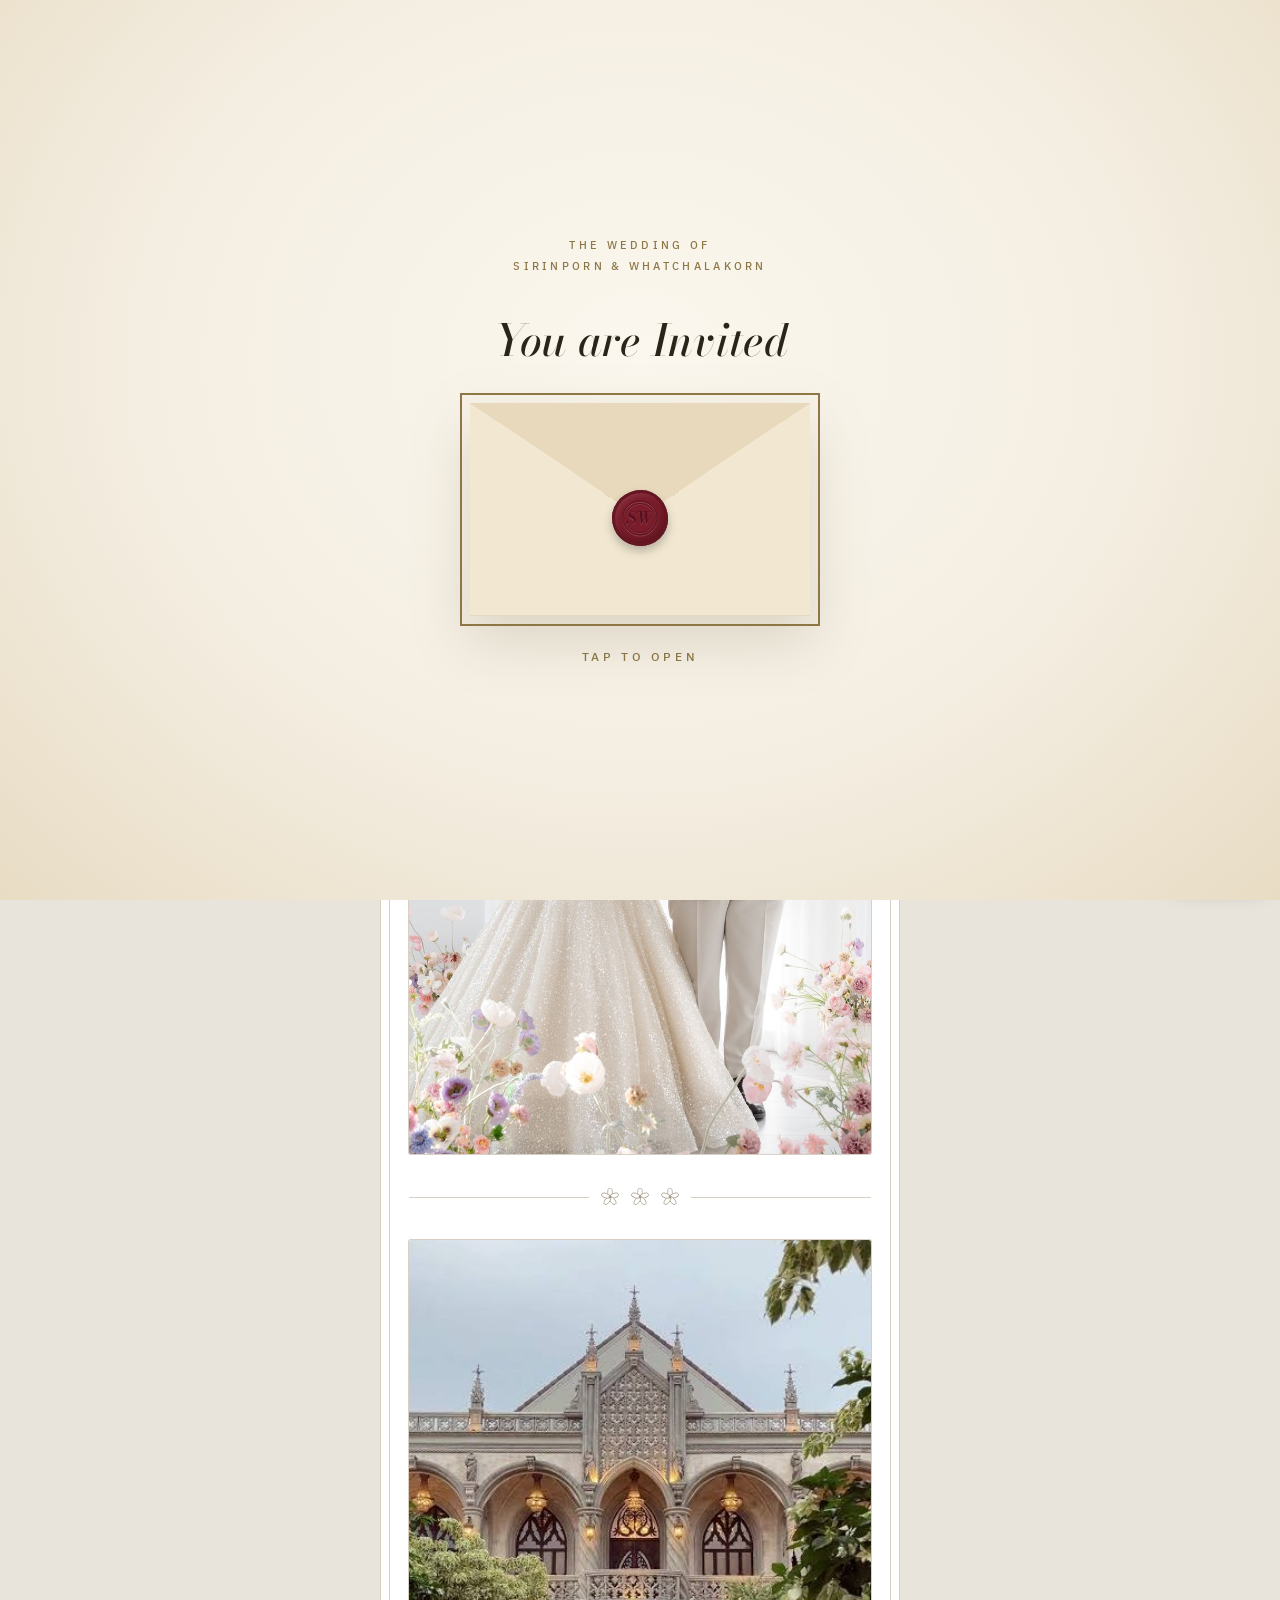
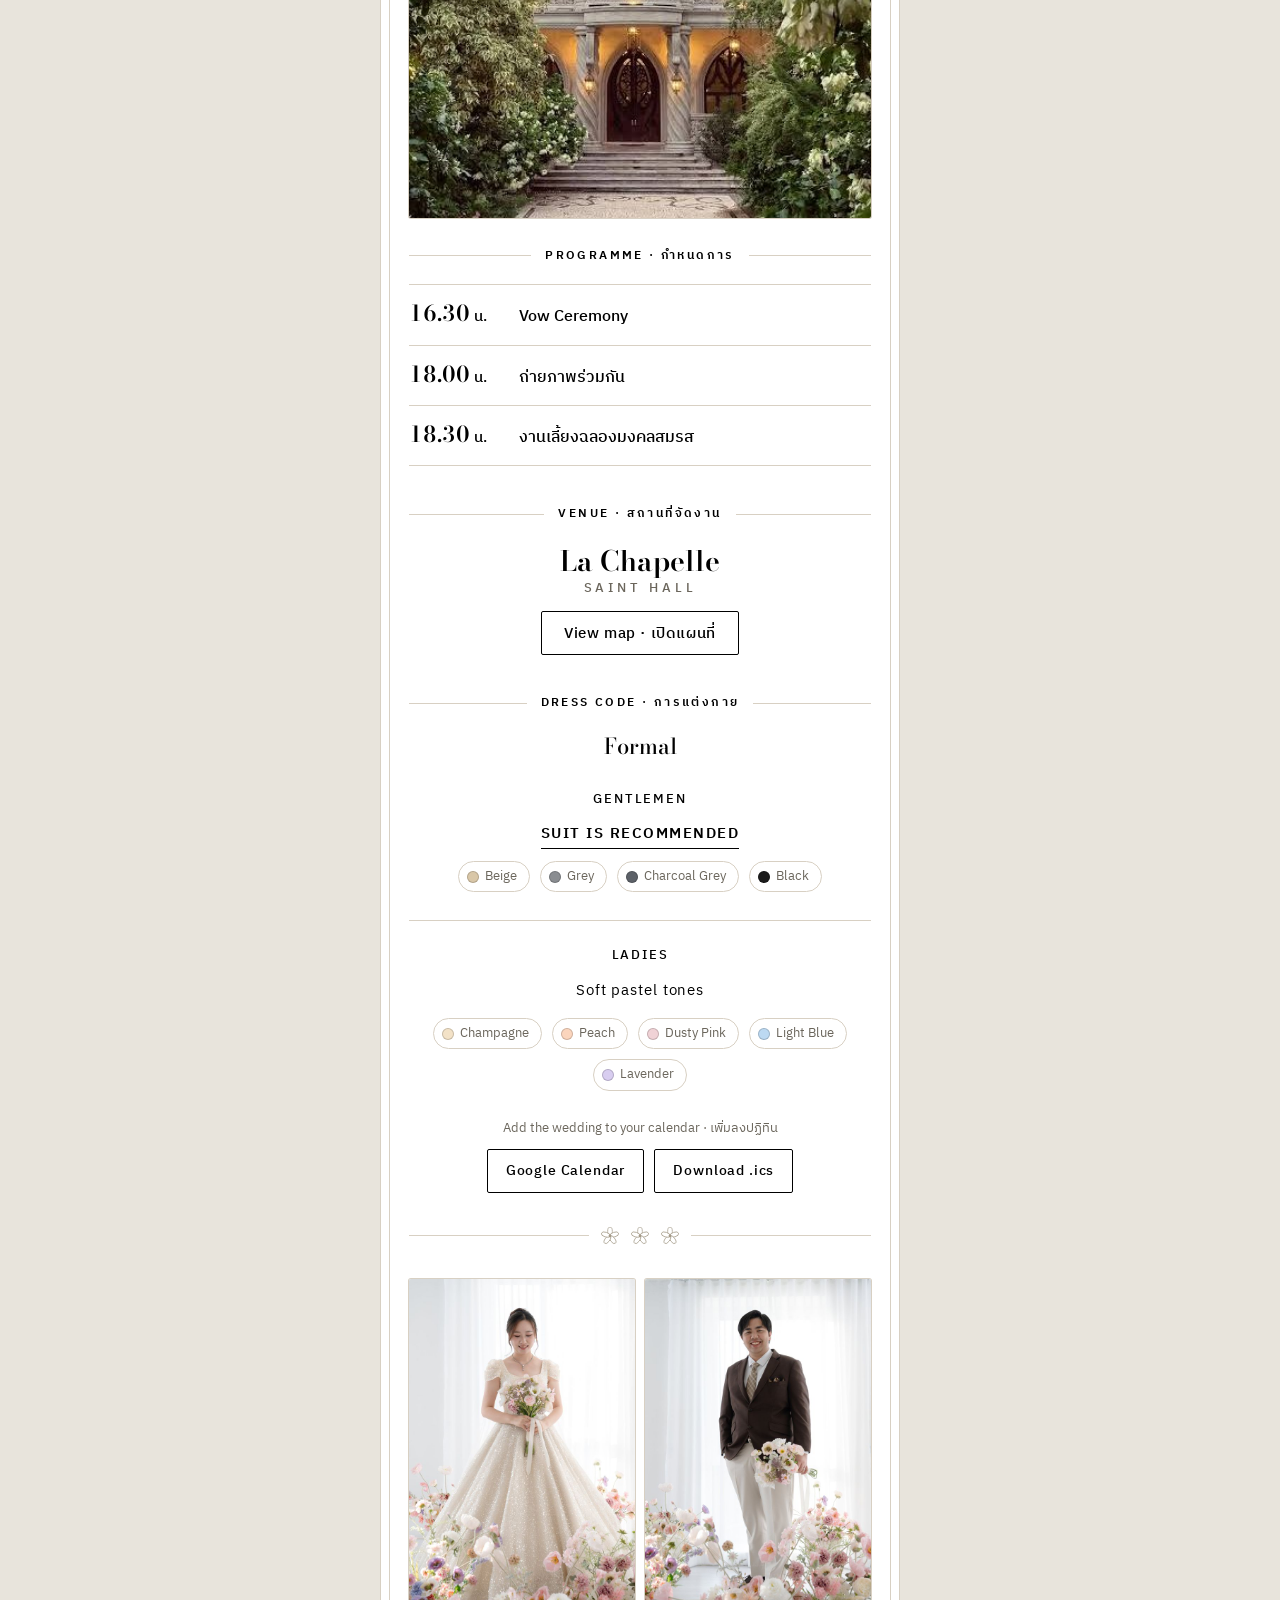
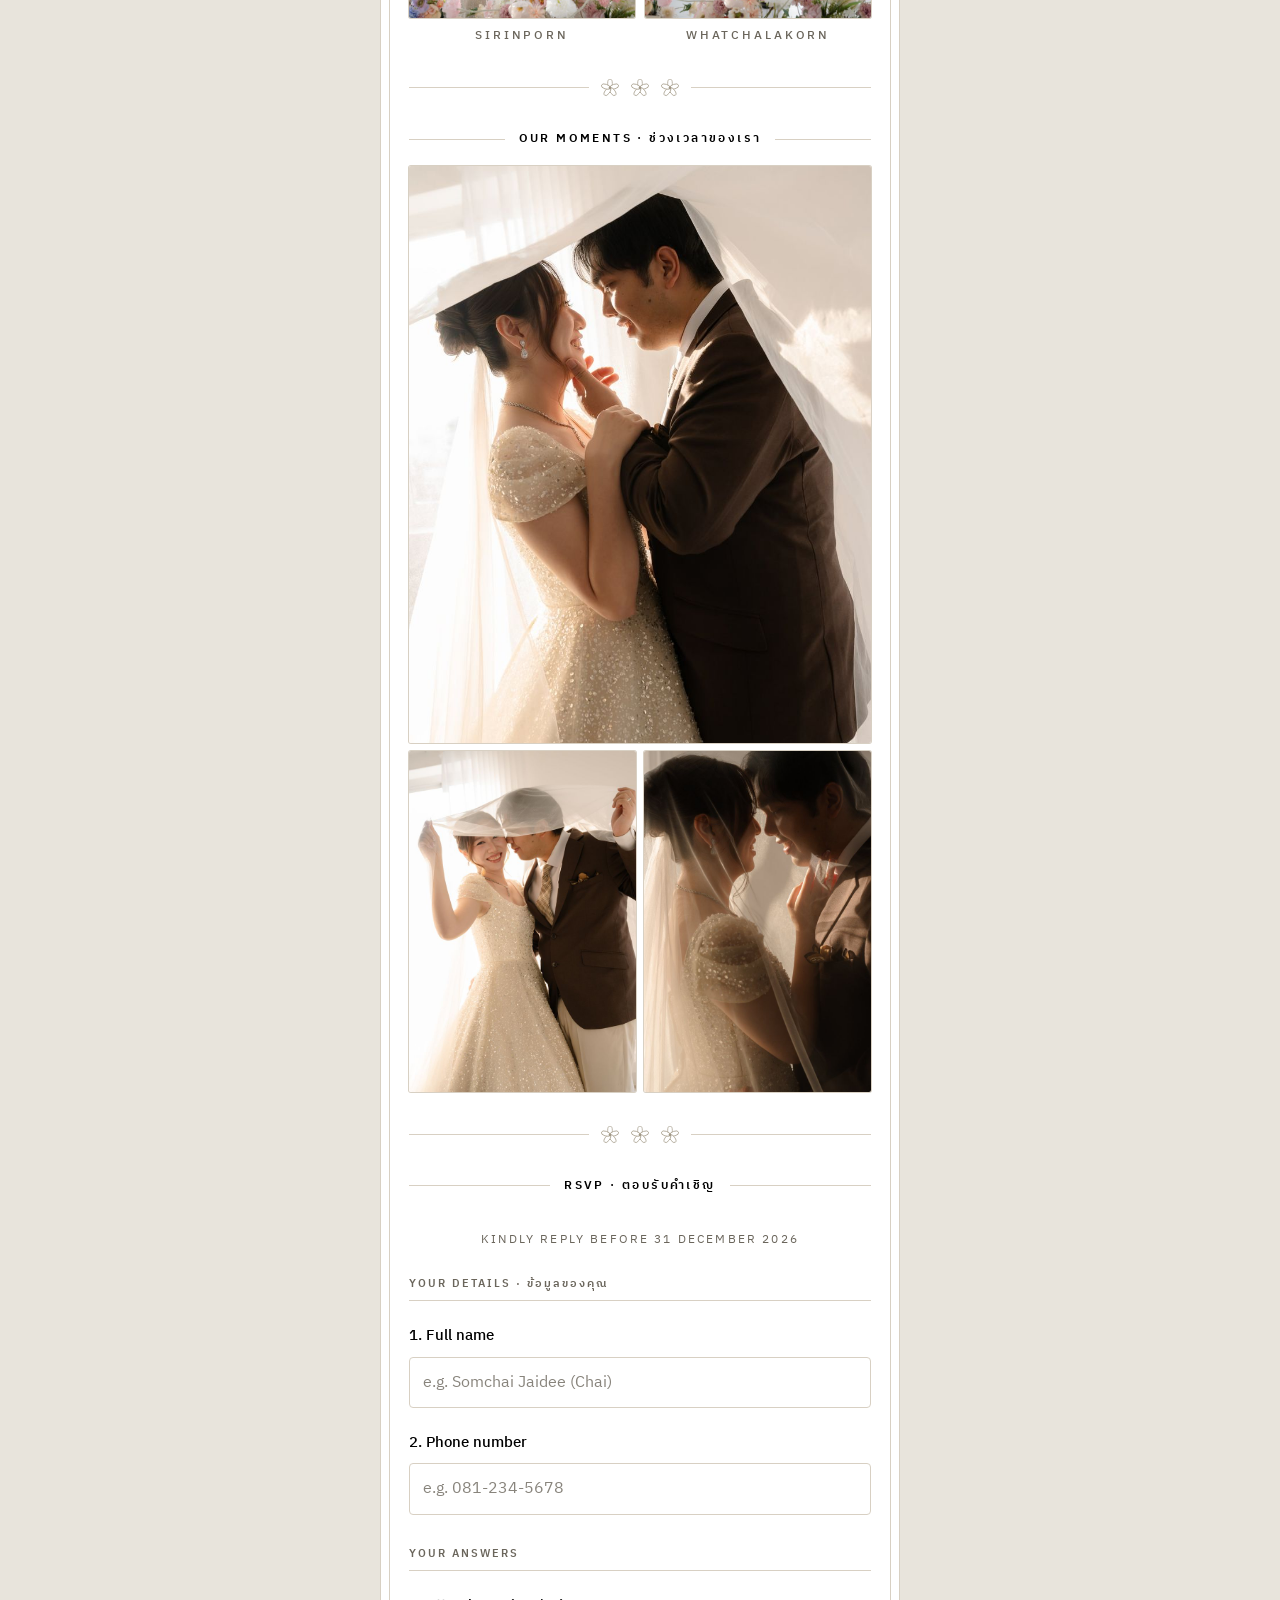
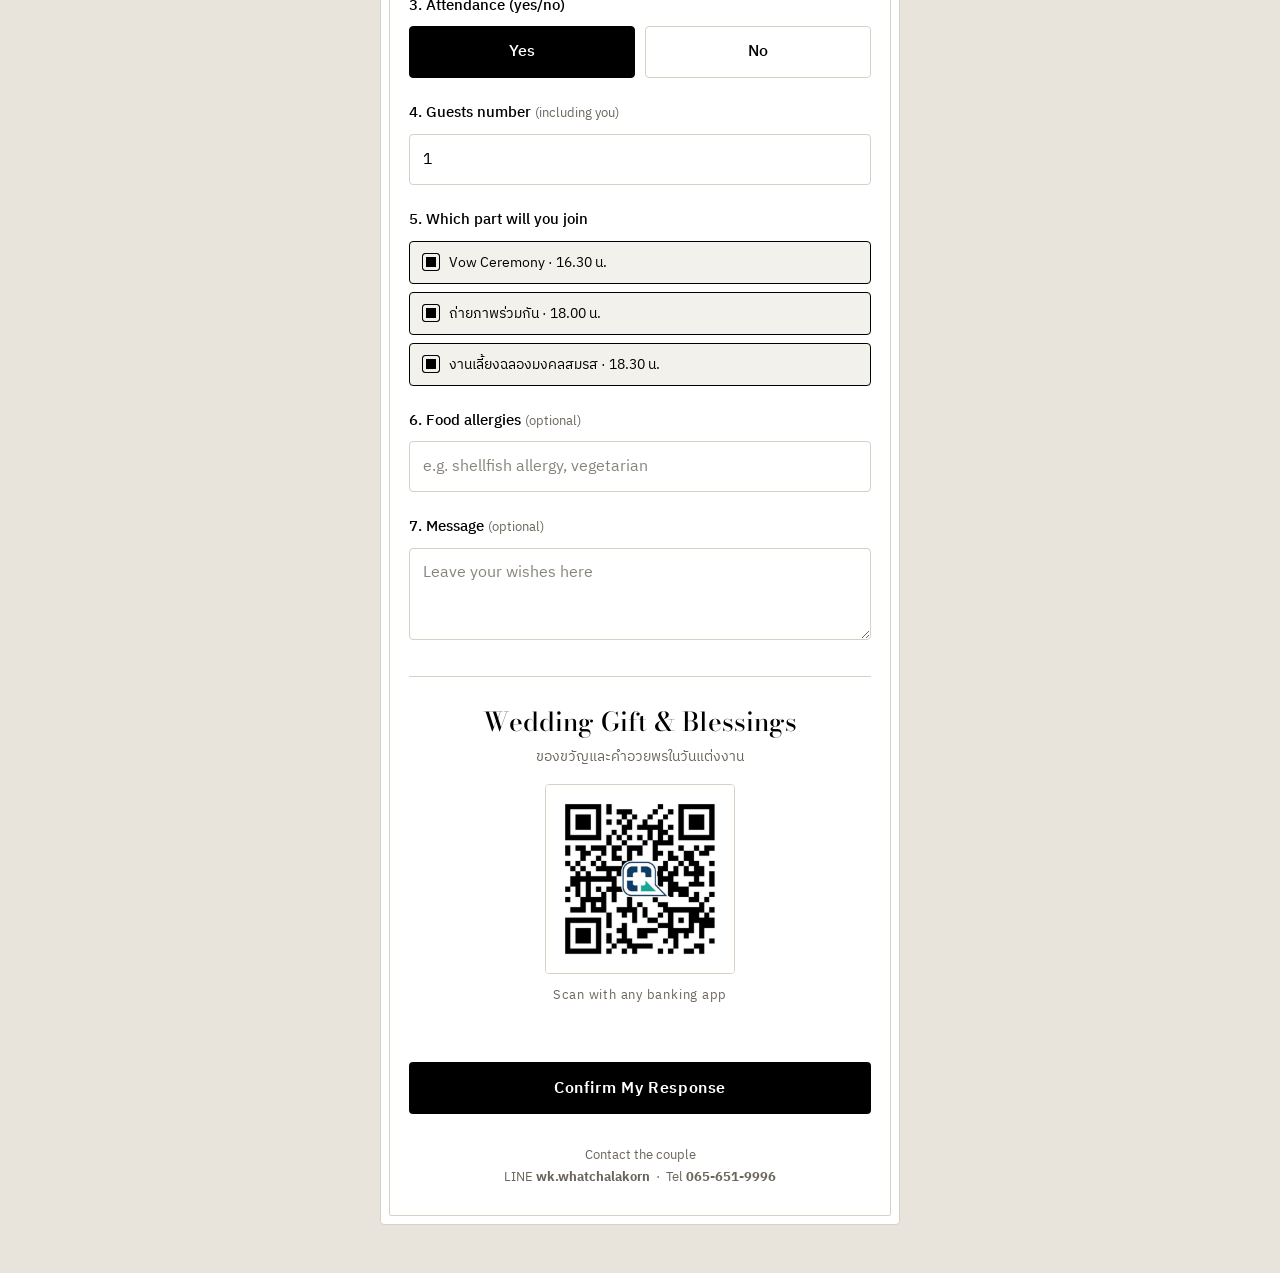
<file: index.html>
<!doctype html>
<html lang="en">
<head>
<meta charset="utf-8">
<meta name="viewport" content="width=device-width,initial-scale=1,viewport-fit=cover">
<title>Sirinporn &amp; Whatchalakorn</title>
<link rel="preconnect" href="https://fonts.googleapis.com">
<link rel="stylesheet" href="https://fonts.googleapis.com/css2?family=Bodoni+Moda:ital,wght@0,500;0,600;1,500&family=IBM+Plex+Sans+Thai:wght@400;500;600&display=swap">
<link rel="stylesheet" href="css/style.css">
</head>
<body>
<svg width="0" height="0" style="position:absolute" aria-hidden="true">
  <symbol id="jas" viewBox="-10 -10 20 20">
    <g style="fill:var(--paper);stroke:var(--gold);stroke-width:.8">
      <ellipse cx="0" cy="-5" rx="2.6" ry="5"/>
      <ellipse cx="0" cy="-5" rx="2.6" ry="5" transform="rotate(72)"/>
      <ellipse cx="0" cy="-5" rx="2.6" ry="5" transform="rotate(144)"/>
      <ellipse cx="0" cy="-5" rx="2.6" ry="5" transform="rotate(216)"/>
      <ellipse cx="0" cy="-5" rx="2.6" ry="5" transform="rotate(288)"/>
    </g>
    <circle r="1.6" style="fill:var(--gold)"/>
  </symbol>
</svg>

<div class="intro" id="intro" hidden role="dialog" aria-modal="true" aria-labelledby="intro-title">
  <div class="intro-stage">
    <p class="intro-eyebrow">The Wedding of<br>Sirinporn &amp; Whatchalakorn</p>
    <h1 class="intro-title" id="intro-title">You are Invited</h1>
    <div class="env-wrap">
      <button class="env" id="env" type="button" aria-label="Tap to open your invitation">
        <span class="env-back"></span>
        <span class="env-card"><small>Sirinporn &amp; Whatchalakorn</small><b>17.1.70</b></span>
        <span class="env-front"></span>
        <span class="env-flap"></span>
        <span class="env-seal" aria-hidden="true"><svg width="40" height="40" viewBox="-20 -20 40 40" fill="#561120" stroke="none" style="filter:drop-shadow(0 1px 0 rgba(255,255,255,.2))"><circle r="17" fill="none" stroke="#561120" stroke-width="1"/><circle r="14.6" fill="none" stroke="#561120" stroke-width=".6"/><text x="0" y="6" text-anchor="middle" font-family="'Bodoni Moda',Didot,Georgia,serif" font-size="17" font-weight="600" font-style="italic" letter-spacing="-.5">SW</text></svg></span>
      </button>
    </div>
    <p class="intro-tap">Tap to Open</p>
  </div>
</div>

<main class="sheet">
  <header class="hero">
    <p class="eyebrow">You are invited to the wedding of</p>
    <h1 class="names"><span>Sirinporn</span><span class="amp">&amp;</span><span>Whatchalakorn</span></h1>
    <p class="lead caps"><span>&ldquo;FOR THOSE WE LOVE MOST</span><span>WE WARMLY INVITE YOU TO CELEBRATE</span><span>THE BEGINNING OF THE LOVE STORY</span><span>WE ARE BUILDING TOGETHER&rdquo;</span></p>
    <div class="date">
      <span class="dow">Sunday</span>
      <span class="big">17.1.70</span>    </div>
    <p class="count" id="count" hidden></p>
  </header>

  <figure class="hero-photo"><img src="assets/img/hero.jpg" width="800" height="1200" alt="The couple standing arm in arm among pastel flowers in soft window light" loading="lazy"></figure>

  <div class="divider" aria-hidden="true"><svg><use href="#jas"/></svg><svg><use href="#jas"/></svg><svg><use href="#jas"/></svg></div>

  <figure class="venue-photo"><img src="assets/img/venue.jpg" width="415" height="518" alt="The wedding venue: a stone building with arched windows and warm lanterns, framed by white flowering trees" loading="lazy"></figure>

  <div class="parts">
    <section class="part" aria-labelledby="h-plan">
      <h2 class="part-title" id="h-plan">Programme · กำหนดการ</h2>
      <ol class="sched" lang="th">
        <li><time datetime="16:30">16.30<span class="u"> น.</span></time><div><b>Vow Ceremony</b></div></li>
        <li><time datetime="18:00">18.00<span class="u"> น.</span></time><div><b>ถ่ายภาพร่วมกัน</b></div></li>
        <li><time datetime="18:30">18.30<span class="u"> น.</span></time><div><b>งานเลี้ยงฉลองมงคลสมรส</b></div></li>
      </ol>
    </section>

    <section class="part" aria-labelledby="h-venue">
      <h2 class="part-title" id="h-venue">Venue · สถานที่จัดงาน</h2>
      <div class="venue">
        <strong>La Chapelle</strong>
        <span class="hall">Saint Hall</span>
        <a class="btn-map" id="map" target="_blank" rel="noopener" href="#">View map · เปิดแผนที่</a>
      </div>
    </section>

    <section class="part" aria-labelledby="h-dress">
      <h2 class="part-title" id="h-dress">Dress code · การแต่งกาย</h2>
      <div class="dress">
        <p><b>Formal</b></p>
        <div class="dress-group">
          <h3>Gentlemen</h3>
          <p class="suit"><strong>Suit is recommended</strong></p>
          <ul class="suit-colors" aria-label="Suit colours for gentlemen">
            <li><i style="--c:#d9c7a8"></i>Beige</li>
            <li><i style="--c:#8a8d91"></i>Grey</li>
            <li><i style="--c:#5c6168"></i>Charcoal Grey</li>
            <li><i style="--c:#1c1c1c"></i>Black</li>
          
          
          </ul>
        </div>
        <div class="dress-group">
          <h3>Ladies</h3>
          <p class="tone">Soft pastel tones</p>
          <ul class="suit-colors" aria-label="Colours for ladies">
            <li><i style="--c:#f3e2c7"></i>Champagne</li>
            <li><i style="--c:#fbd5bd"></i>Peach</li>
            <li><i style="--c:#f0d2d6"></i>Dusty Pink</li>
            <li><i style="--c:#bcd9f2"></i>Light Blue</li>
            <li><i style="--c:#d8cdf0"></i>Lavender</li>
          
          </ul>
        </div>
      </div>
    </section>
  </div>

  <div class="cal" id="cal">
    <p class="hint">Add the wedding to your calendar · เพิ่มลงปฏิทิน</p>
    <div class="cal-row">
      <a class="cal-btn" id="cal-g" target="_blank" rel="noopener" href="#">Google Calendar</a>
      <button class="cal-btn" id="cal-ics" type="button" hidden>Download .ics</button>
    </div>
  </div>

  <div class="divider" aria-hidden="true"><svg><use href="#jas"/></svg><svg><use href="#jas"/></svg><svg><use href="#jas"/></svg></div>

  <section class="duo" aria-label="The bride and groom">
    <figure><img src="assets/img/bride.jpg" width="640" height="960" alt="The bride in a sparkling gown holding a pastel bouquet among flowers" loading="lazy"><figcaption>Sirinporn</figcaption></figure>
    <figure><img src="assets/img/groom.jpg" width="640" height="960" alt="The groom in a brown jacket smiling, holding a pastel bouquet among flowers" loading="lazy"><figcaption>Whatchalakorn</figcaption></figure>
  </section>

  <div class="divider" aria-hidden="true"><svg><use href="#jas"/></svg><svg><use href="#jas"/></svg><svg><use href="#jas"/></svg></div>

  <section class="gallery" aria-labelledby="h-gal">
    <h2 class="part-title" id="h-gal">Our Moments · ช่วงเวลาของเรา</h2>
    <div class="gal-grid">
      <img class="wide" src="assets/img/gallery-1.jpg" width="800" height="1200" alt="The couple face to face under a sunlit veil" loading="lazy">
      <img src="assets/img/gallery-2.jpg" width="640" height="960" alt="The couple smiling together under a sheer veil" loading="lazy">
      <img src="assets/img/gallery-3.jpg" width="640" height="960" alt="The couple close together under a veil, foreheads almost touching" loading="lazy">
    </div>
  </section>

  <div class="divider" aria-hidden="true"><svg><use href="#jas"/></svg><svg><use href="#jas"/></svg><svg><use href="#jas"/></svg></div>

  <section class="block" aria-labelledby="h-rsvp">
    <h2 class="part-title" id="h-rsvp">RSVP · ตอบรับคำเชิญ</h2>
    <p class="eyebrow" style="margin-top:-6px">Kindly reply before 31 December 2026</p>

    <form id="form" novalidate>
      <p class="sub first">Your details · ข้อมูลของคุณ</p>
      <div class="field">
        <label for="name">1. Full name</label>
        <input type="text" id="name" autocomplete="name" placeholder="e.g. Somchai Jaidee (Chai)" maxlength="80">
      </div>

      <div class="field">
        <label for="phone">2. Phone number</label>
        <input type="tel" id="phone" inputmode="tel" autocomplete="tel" placeholder="e.g. 081-234-5678" maxlength="20">
      </div>

      <p class="sub">Your answers</p>
      <fieldset class="field">
        <legend>3. Attendance (yes/no)</legend>
        <div class="choice">
          <label><input type="radio" name="attend" value="yes" checked><span>Yes</span></label>
          <label><input type="radio" name="attend" value="no"><span>No</span></label>
        </div>
      </fieldset>

      <div id="extras" style="display:grid;gap:22px">
        <div class="field">
          <label for="gcount">4. Guests number <span class="hint">(including you)</span></label>
          <input type="number" id="gcount" inputmode="numeric" min="1" max="20" step="1" value="1" placeholder="e.g. 2">
        </div>

        <fieldset class="field">
          <legend>5. Which part will you join</legend>
          <div class="pick">
            <label><input type="checkbox" name="sess" value="Vow Ceremony 16.30" checked><span>Vow Ceremony · 16.30&nbsp;น.</span></label>
            <label><input type="checkbox" name="sess" value="ถ่ายภาพร่วมกัน 18.00" checked><span>ถ่ายภาพร่วมกัน · 18.00&nbsp;น.</span></label>
            <label><input type="checkbox" name="sess" value="งานเลี้ยงฉลองมงคลสมรส 18.30" checked><span>งานเลี้ยงฉลองมงคลสมรส · 18.30&nbsp;น.</span></label>
          </div>
        </fieldset>

        <div class="field">
          <label for="diet">6. Food allergies <span class="hint">(optional)</span></label>
          <input type="text" id="diet" placeholder="e.g. shellfish allergy, vegetarian" maxlength="120">
        </div>
      </div>

            <div class="field">
        <label for="note">7. Message <span class="hint">(optional)</span></label>
        <textarea id="note" maxlength="400" placeholder="Leave your wishes here"></textarea>
      </div>

    </form>

    <figure class="qr">
      <p class="qr-title">Wedding Gift &amp; Blessings</p>
      <p class="th">ของขวัญและคำอวยพรในวันแต่งงาน</p>
      <img class="qr-img" width="560" height="559" alt="PromptPay QR code for wedding gifts" src="assets/img/qr-promptpay.png">
      <figcaption>Scan with any banking app</figcaption>
    </figure>

    <div id="actions" style="display:grid;gap:22px">
      <p class="err" id="err" role="alert"></p>
      <button class="btn" type="submit" id="send" form="form">Confirm My Response</button>
      <p class="thanks-inline" id="thanks-inline" aria-live="polite" hidden>It is our honor and pleasure to have you share in our special occasion. Thank you for your kindness and thoughtful response.</p>
    </div>

  </section>

  <p class="foot">Contact the couple<br>LINE <b id="lineid">wk.whatchalakorn</b> &nbsp;·&nbsp; Tel <a class="tel" href="tel:0656519996"><b>065-651-9996</b></a></p>
</main>


<audio id="bgm" loop preload="auto" src="assets/audio/music.mp3"></audio>
<button class="bgm-btn" id="bgm-btn" type="button" aria-pressed="false">♪ <span id="bgm-t">Play Music</span></button>

<script src="js/config.js"></script>
<script src="js/backend.js"></script>
<script src="js/main.js"></script>
<script src="js/music.js"></script>
<script src="js/intro.js"></script>
</body>
</html>
</file>
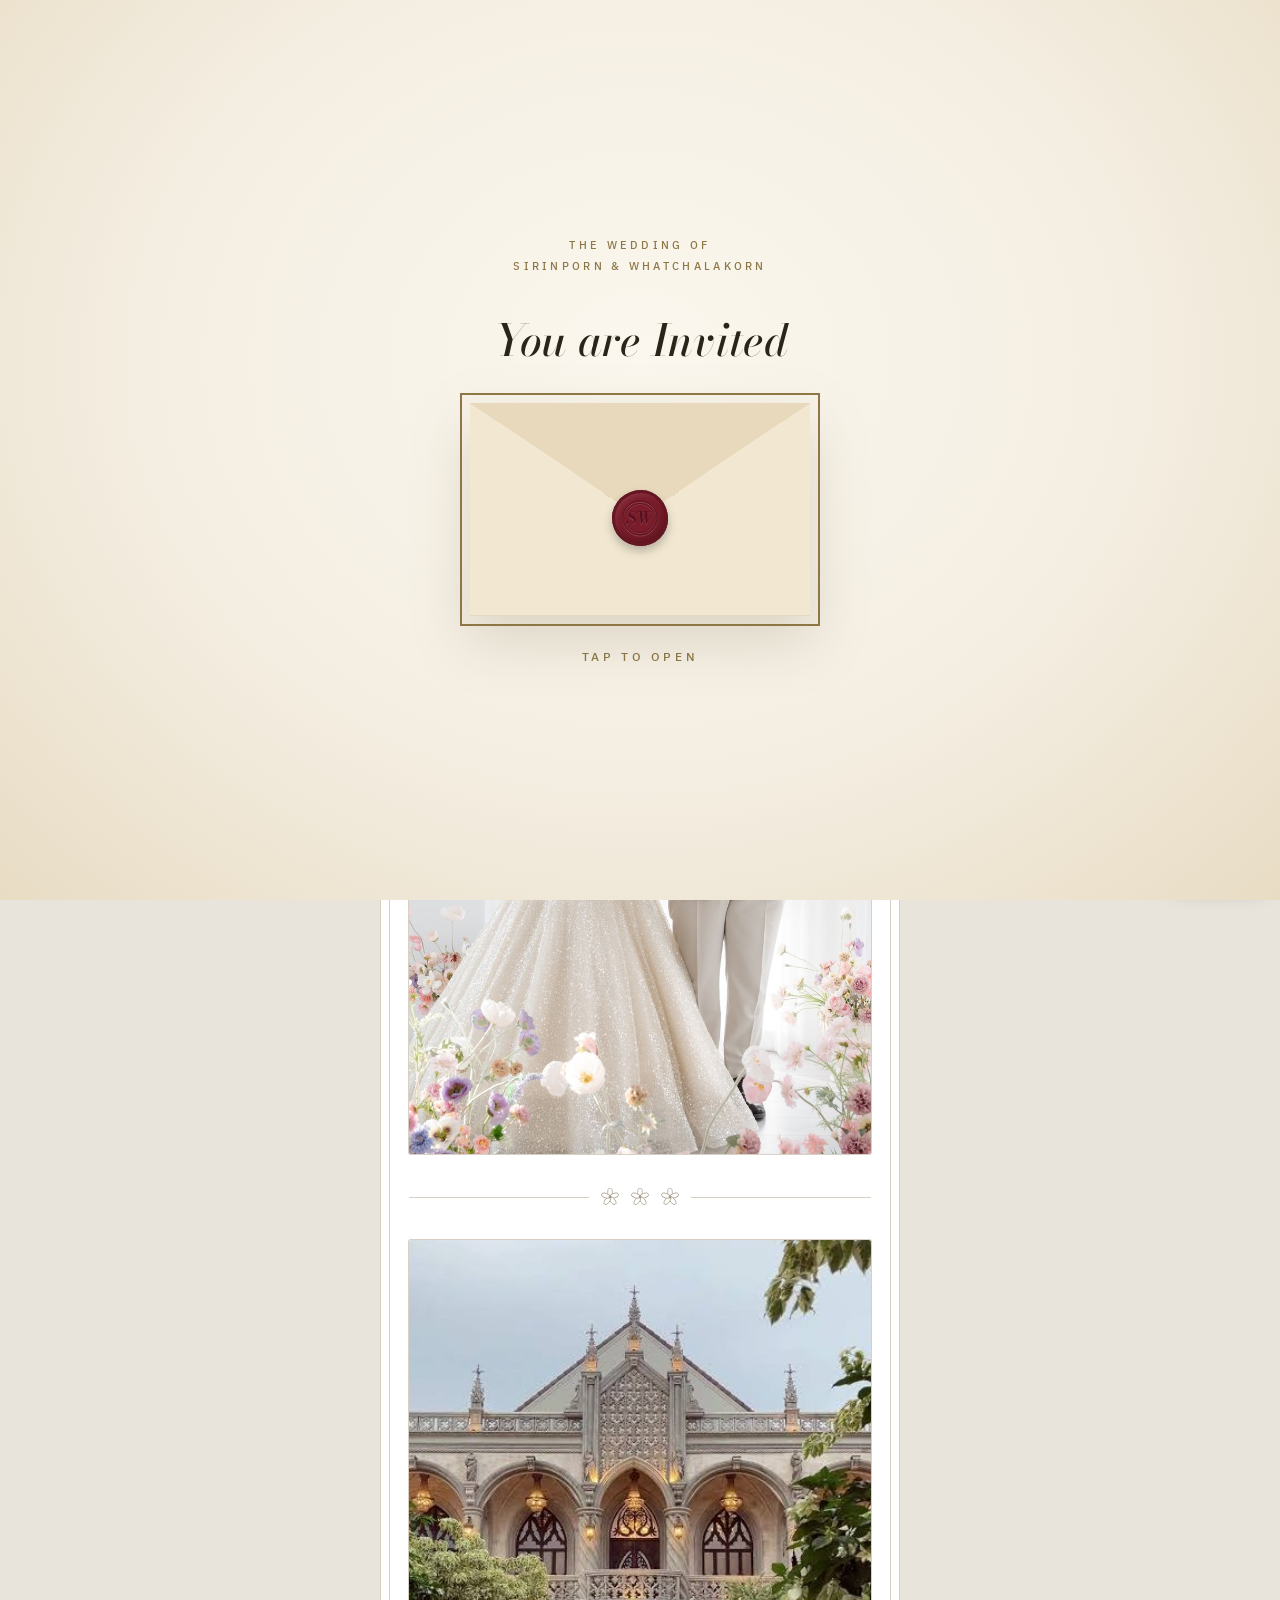
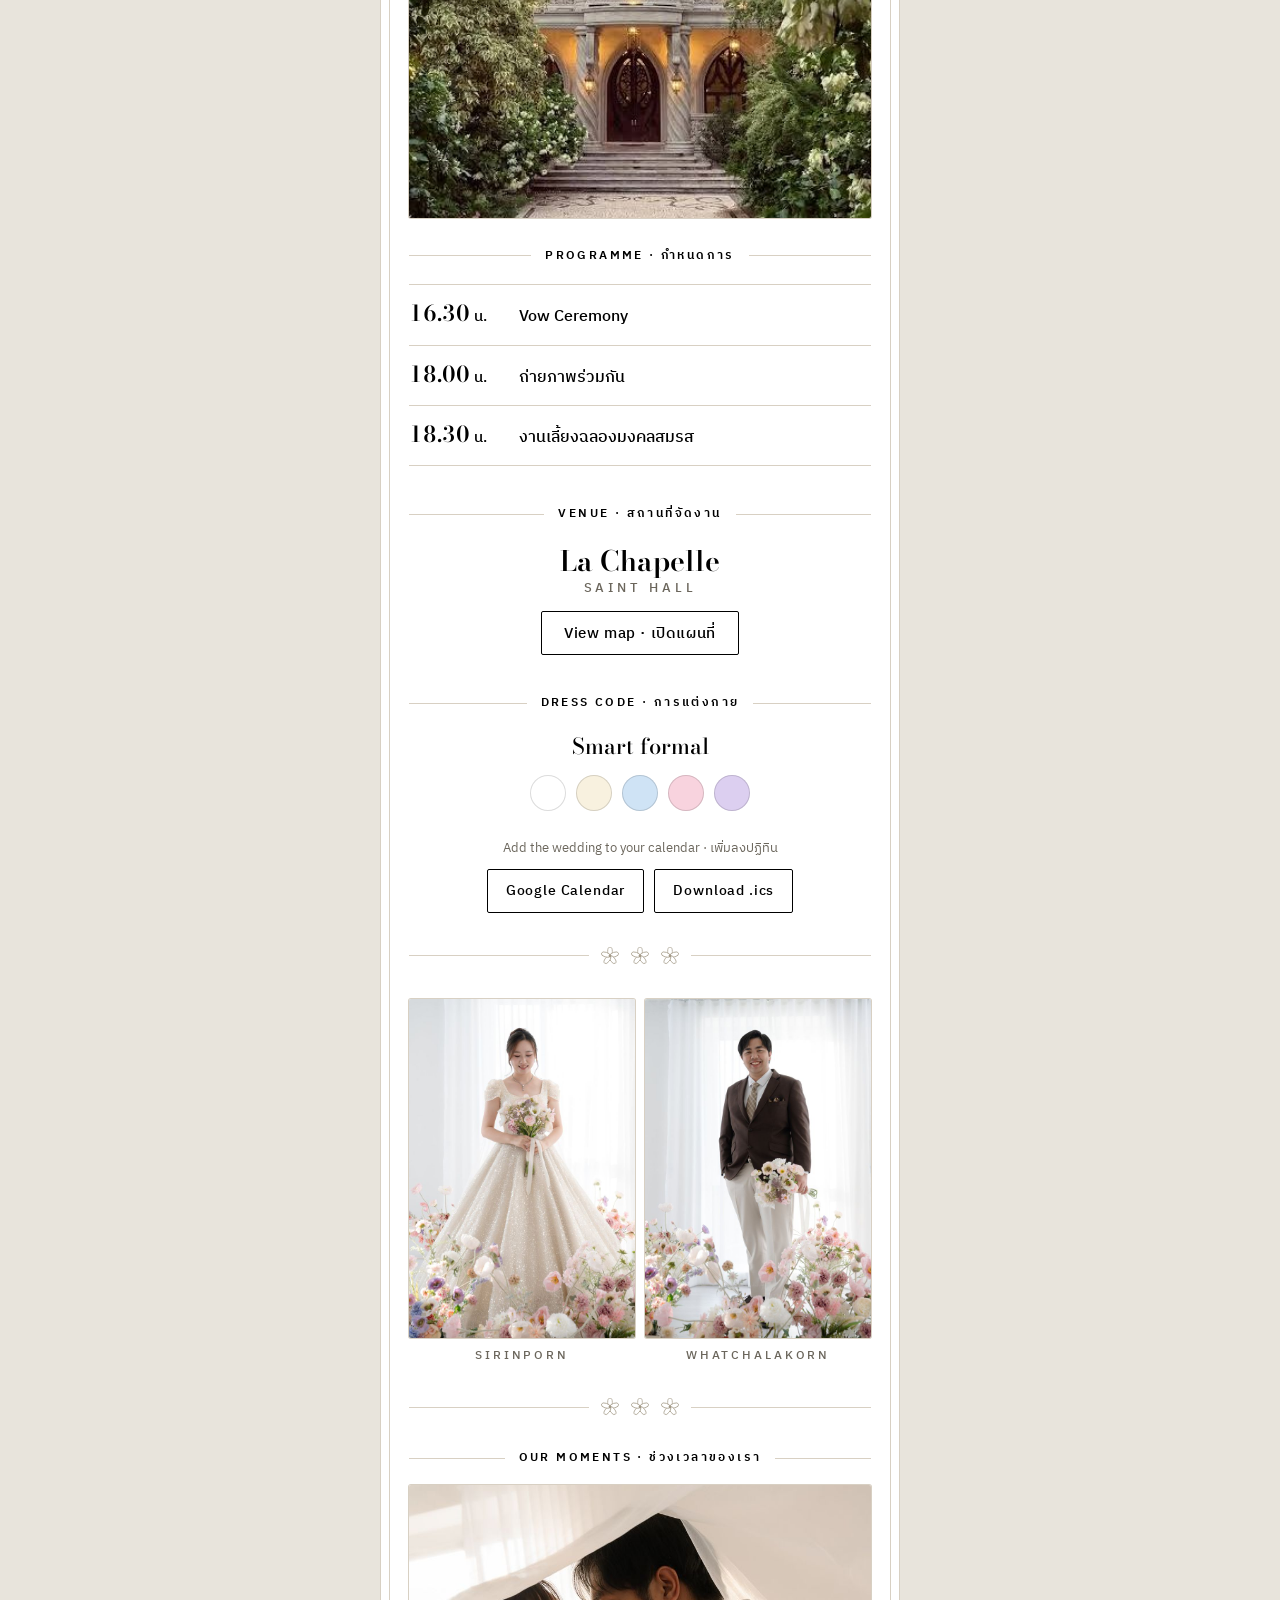
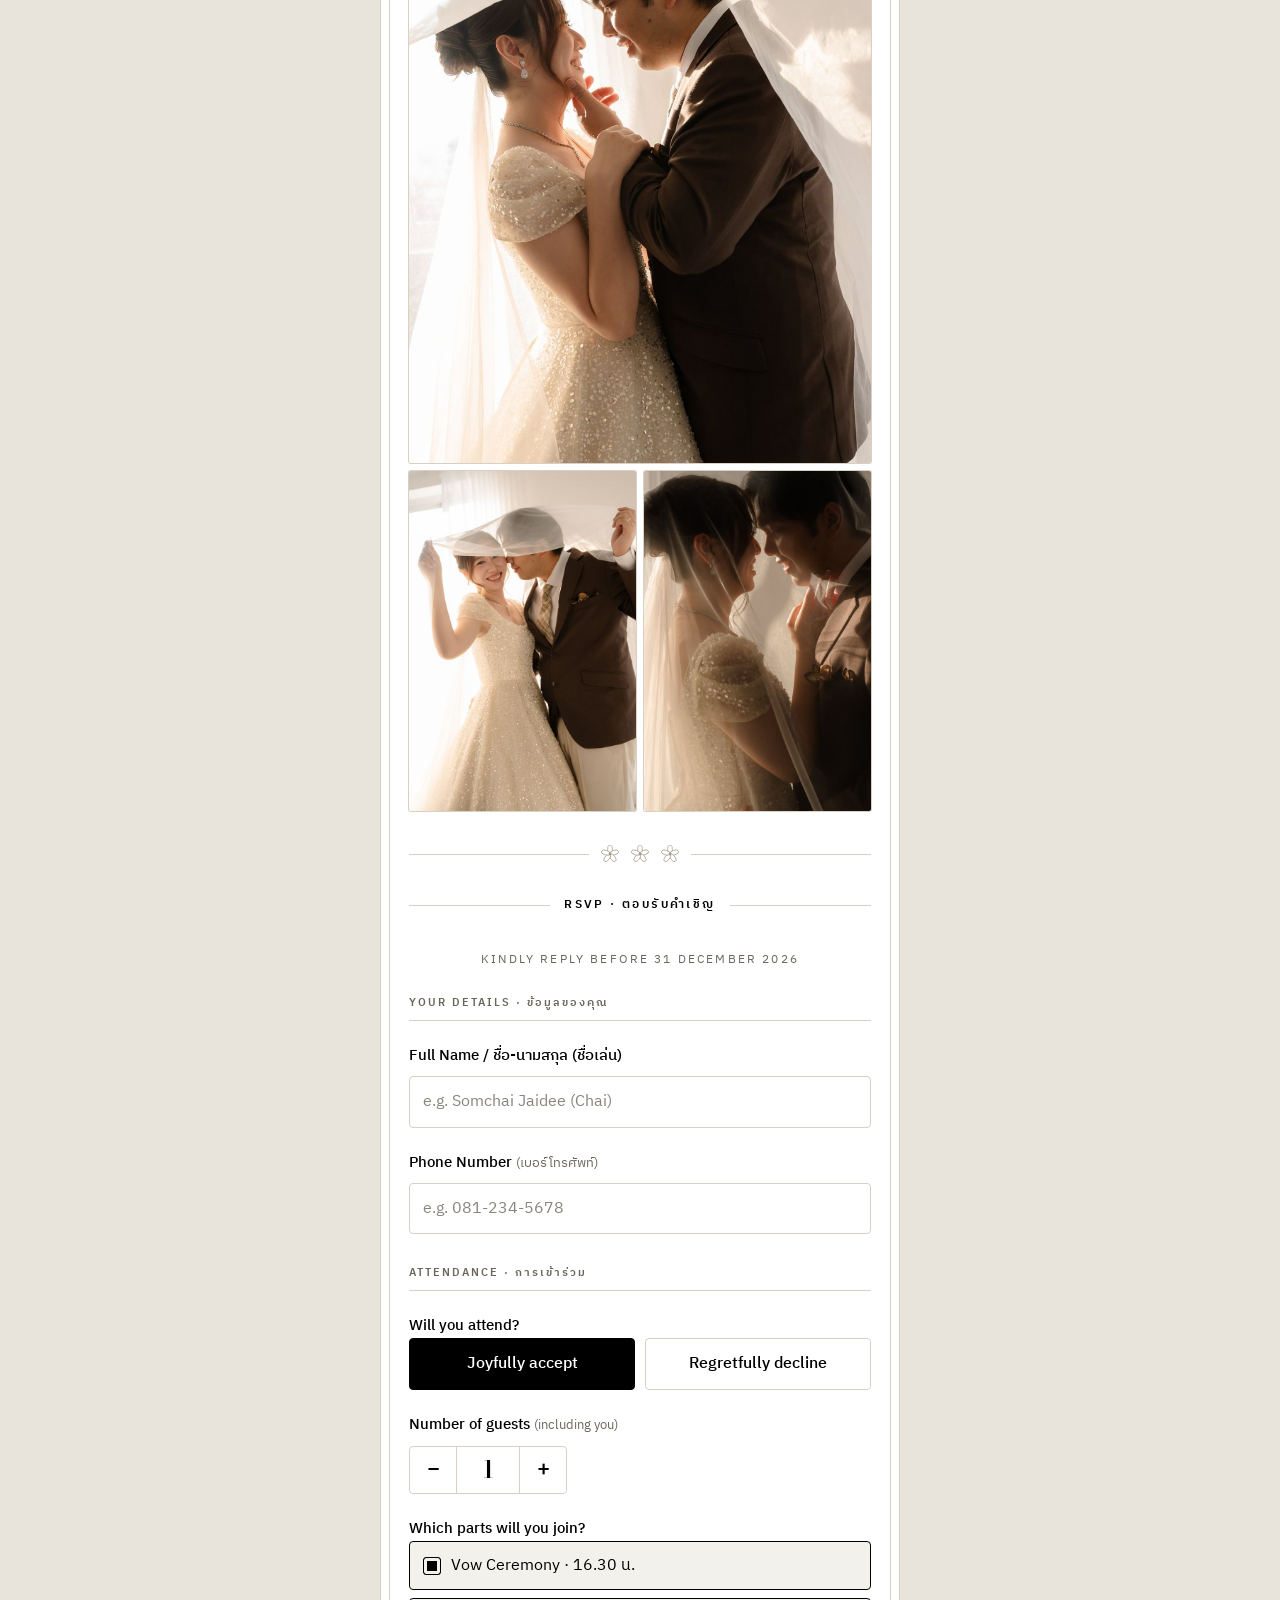
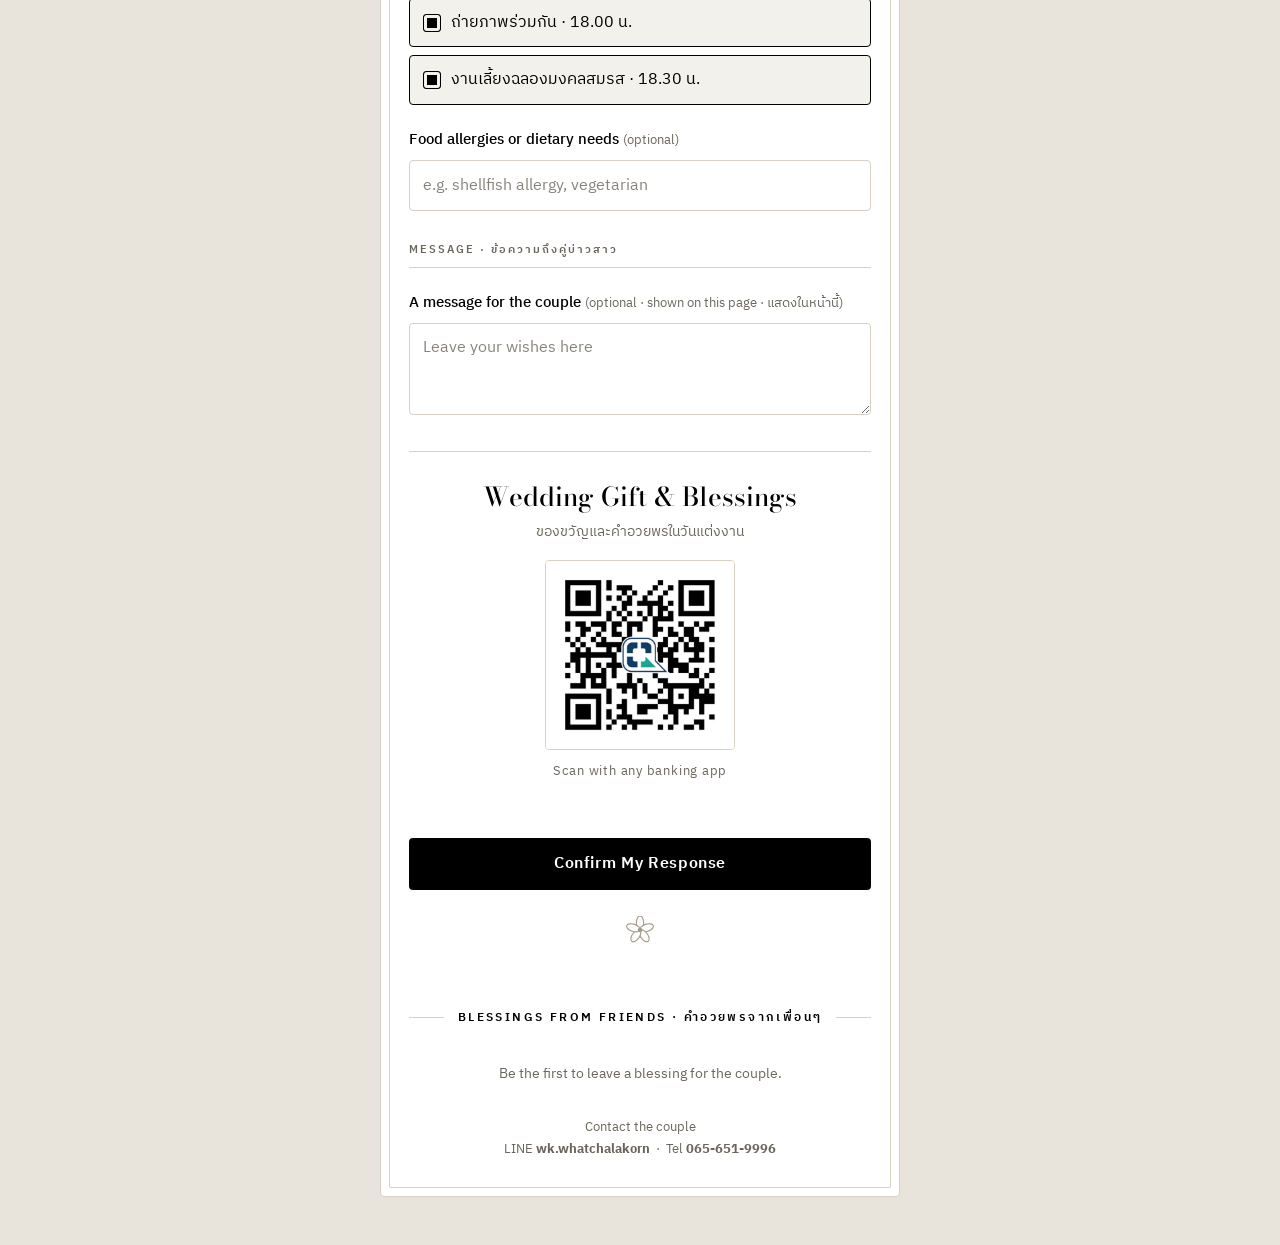
<file: wedding-ecard-github/index.html>
<!doctype html>
<html lang="en">
<head>
<meta charset="utf-8">
<meta name="viewport" content="width=device-width,initial-scale=1,viewport-fit=cover">
<title>Sirinporn &amp; Whatchalakorn</title>
<link rel="preconnect" href="https://fonts.googleapis.com">
<link rel="stylesheet" href="https://fonts.googleapis.com/css2?family=Bodoni+Moda:ital,wght@0,500;0,600;1,500&family=IBM+Plex+Sans+Thai:wght@400;500;600&display=swap">
<link rel="stylesheet" href="css/style.css">
</head>
<body>
<svg width="0" height="0" style="position:absolute" aria-hidden="true">
  <symbol id="jas" viewBox="-10 -10 20 20">
    <g style="fill:var(--paper);stroke:var(--gold);stroke-width:.8">
      <ellipse cx="0" cy="-5" rx="2.6" ry="5"/>
      <ellipse cx="0" cy="-5" rx="2.6" ry="5" transform="rotate(72)"/>
      <ellipse cx="0" cy="-5" rx="2.6" ry="5" transform="rotate(144)"/>
      <ellipse cx="0" cy="-5" rx="2.6" ry="5" transform="rotate(216)"/>
      <ellipse cx="0" cy="-5" rx="2.6" ry="5" transform="rotate(288)"/>
    </g>
    <circle r="1.6" style="fill:var(--gold)"/>
  </symbol>
</svg>

<div class="intro" id="intro" hidden role="dialog" aria-modal="true" aria-labelledby="intro-title">
  <div class="intro-stage">
    <p class="intro-eyebrow">The Wedding of<br>Sirinporn &amp; Whatchalakorn</p>
    <h1 class="intro-title" id="intro-title">You are Invited</h1>
    <div class="env-wrap">
      <button class="env" id="env" type="button" aria-label="Tap to open your invitation">
        <span class="env-back"></span>
        <span class="env-card"><small>Sirinporn &amp; Whatchalakorn</small><b>17.1.70</b></span>
        <span class="env-front"></span>
        <span class="env-flap"></span>
        <span class="env-seal" aria-hidden="true"><svg width="40" height="40" viewBox="-20 -20 40 40" fill="#561120" stroke="none" style="filter:drop-shadow(0 1px 0 rgba(255,255,255,.2))"><circle r="17" fill="none" stroke="#561120" stroke-width="1"/><circle r="14.6" fill="none" stroke="#561120" stroke-width=".6"/><text x="0" y="6" text-anchor="middle" font-family="'Bodoni Moda',Didot,Georgia,serif" font-size="17" font-weight="600" font-style="italic" letter-spacing="-.5">SW</text></svg></span>
      </button>
    </div>
    <p class="intro-tap">Tap to Open</p>
  </div>
</div>

<main class="sheet">
  <header class="hero">
    <p class="eyebrow">You are invited to the wedding of</p>
    <h1 class="names"><span>Sirinporn</span><span class="amp">&amp;</span><span>Whatchalakorn</span></h1>
    <p class="lead caps"><span>&ldquo;FOR THOSE WE LOVE MOST</span><span>WE WARMLY INVITE YOU TO CELEBRATE</span><span>THE BEGINNING OF THE LOVE STORY</span><span>WE ARE BUILDING TOGETHER&rdquo;</span></p>
    <div class="date">
      <span class="dow">Sunday</span>
      <span class="big">17.1.70</span>    </div>
    <p class="count" id="count" hidden></p>
  </header>

  <figure class="hero-photo"><img src="assets/img/hero.jpg" width="800" height="1200" alt="The couple standing arm in arm among pastel flowers in soft window light" loading="lazy"></figure>

  <div class="divider" aria-hidden="true"><svg><use href="#jas"/></svg><svg><use href="#jas"/></svg><svg><use href="#jas"/></svg></div>

  <figure class="venue-photo"><img src="assets/img/venue.jpg" width="415" height="518" alt="The wedding venue: a stone building with arched windows and warm lanterns, framed by white flowering trees" loading="lazy"></figure>

  <div class="parts">
    <section class="part" aria-labelledby="h-plan">
      <h2 class="part-title" id="h-plan">Programme · กำหนดการ</h2>
      <ol class="sched" lang="th">
        <li><time datetime="16:30">16.30<span class="u"> น.</span></time><div><b>Vow Ceremony</b></div></li>
        <li><time datetime="18:00">18.00<span class="u"> น.</span></time><div><b>ถ่ายภาพร่วมกัน</b></div></li>
        <li><time datetime="18:30">18.30<span class="u"> น.</span></time><div><b>งานเลี้ยงฉลองมงคลสมรส</b></div></li>
      </ol>
    </section>

    <section class="part" aria-labelledby="h-venue">
      <h2 class="part-title" id="h-venue">Venue · สถานที่จัดงาน</h2>
      <div class="venue">
        <strong>La Chapelle</strong>
        <span class="hall">Saint Hall</span>
        <a class="btn-map" id="map" target="_blank" rel="noopener" href="#">View map · เปิดแผนที่</a>
      </div>
    </section>

    <section class="part" aria-labelledby="h-dress">
      <h2 class="part-title" id="h-dress">Dress code · การแต่งกาย</h2>
      <div class="dress">
        <p><b>Smart formal</b></p>
        <ul class="swatches" aria-label="Suggested colours: white, cream, pastel blue, pastel pink, pastel purple">
        <li style="--c:#ffffff" title="White"></li>
        <li style="--c:#f8f1df" title="Cream"></li>
        <li style="--c:#cfe3f5" title="Pastel blue"></li>
        <li style="--c:#f8d3de" title="Pastel pink"></li>
        <li style="--c:#dccff0" title="Pastel purple"></li>
      </ul>
      </div>
    </section>
  </div>

  <div class="cal" id="cal">
    <p class="hint">Add the wedding to your calendar · เพิ่มลงปฏิทิน</p>
    <div class="cal-row">
      <a class="cal-btn" id="cal-g" target="_blank" rel="noopener" href="#">Google Calendar</a>
      <button class="cal-btn" id="cal-ics" type="button" hidden>Download .ics</button>
    </div>
  </div>

  <div class="divider" aria-hidden="true"><svg><use href="#jas"/></svg><svg><use href="#jas"/></svg><svg><use href="#jas"/></svg></div>

  <section class="duo" aria-label="The bride and groom">
    <figure><img src="assets/img/bride.jpg" width="640" height="960" alt="The bride in a sparkling gown holding a pastel bouquet among flowers" loading="lazy"><figcaption>Sirinporn</figcaption></figure>
    <figure><img src="assets/img/groom.jpg" width="640" height="960" alt="The groom in a brown jacket smiling, holding a pastel bouquet among flowers" loading="lazy"><figcaption>Whatchalakorn</figcaption></figure>
  </section>

  <div class="divider" aria-hidden="true"><svg><use href="#jas"/></svg><svg><use href="#jas"/></svg><svg><use href="#jas"/></svg></div>

  <section class="gallery" aria-labelledby="h-gal">
    <h2 class="part-title" id="h-gal">Our Moments · ช่วงเวลาของเรา</h2>
    <div class="gal-grid">
      <img class="wide" src="assets/img/gallery-1.jpg" width="800" height="1200" alt="The couple face to face under a sunlit veil" loading="lazy">
      <img src="assets/img/gallery-2.jpg" width="640" height="960" alt="The couple smiling together under a sheer veil" loading="lazy">
      <img src="assets/img/gallery-3.jpg" width="640" height="960" alt="The couple close together under a veil, foreheads almost touching" loading="lazy">
    </div>
  </section>

  <div class="divider" aria-hidden="true"><svg><use href="#jas"/></svg><svg><use href="#jas"/></svg><svg><use href="#jas"/></svg></div>

  <section class="block" aria-labelledby="h-rsvp">
    <h2 class="part-title" id="h-rsvp">RSVP · ตอบรับคำเชิญ</h2>
    <p class="eyebrow" style="margin-top:-6px">Kindly reply before 31 December 2026</p>

    <form id="form" novalidate>
      <p class="sub first">Your details · ข้อมูลของคุณ</p>
      <div class="field">
        <label for="name">Full Name / ชื่อ-นามสกุล (ชื่อเล่น)</label>
        <input type="text" id="name" autocomplete="name" placeholder="e.g. Somchai Jaidee (Chai)" maxlength="80">
      </div>

      <div class="field">
        <label for="phone">Phone Number <span class="hint">(เบอร์โทรศัพท์)</span></label>
        <input type="tel" id="phone" inputmode="tel" autocomplete="tel" placeholder="e.g. 081-234-5678" maxlength="20">
      </div>

      <p class="sub">Attendance · การเข้าร่วม</p>
      <fieldset class="field">
        <legend>Will you attend?</legend>
        <div class="choice">
          <label><input type="radio" name="attend" value="yes" checked><span>Joyfully accept</span></label>
          <label><input type="radio" name="attend" value="no"><span>Regretfully decline</span></label>
        </div>
      </fieldset>

      <div id="extras" style="display:grid;gap:22px">
        <div class="field">
          <label for="gcount">Number of guests <span class="hint">(including you)</span></label>
          <div class="stepper">
            <button type="button" id="dec" aria-label="Fewer guests">−</button>
            <output id="gcount" aria-live="polite">1</output>
            <button type="button" id="inc" aria-label="More guests">+</button>
          </div>
        </div>

        <fieldset class="field">
          <legend>Which parts will you join?</legend>
          <div class="pick">
            <label><input type="checkbox" name="sess" value="Vow Ceremony 16.30" checked><span>Vow Ceremony · 16.30 น.</span></label>
            <label><input type="checkbox" name="sess" value="ถ่ายภาพร่วมกัน 18.00" checked><span>ถ่ายภาพร่วมกัน · 18.00 น.</span></label>
            <label><input type="checkbox" name="sess" value="งานเลี้ยงฉลองมงคลสมรส 18.30" checked><span>งานเลี้ยงฉลองมงคลสมรส · 18.30 น.</span></label>
          </div>
        </fieldset>

        <div class="field">
          <label for="diet">Food allergies or dietary needs <span class="hint">(optional)</span></label>
          <input type="text" id="diet" placeholder="e.g. shellfish allergy, vegetarian" maxlength="120">
        </div>
      </div>

      <p class="sub">Message · ข้อความถึงคู่บ่าวสาว</p>
      <div class="field">
        <label for="note">A message for the couple <span class="hint">(optional · shown on this page · แสดงในหน้านี้)</span></label>
        <textarea id="note" maxlength="400" placeholder="Leave your wishes here"></textarea>
      </div>

    </form>

    <figure class="qr">
      <p class="qr-title">Wedding Gift &amp; Blessings</p>
      <p class="th">ของขวัญและคำอวยพรในวันแต่งงาน</p>
      <img class="qr-img" width="560" height="559" alt="PromptPay QR code for wedding gifts" src="assets/img/qr-promptpay.png">
      <figcaption>Scan with any banking app</figcaption>
    </figure>

    <div id="actions" style="display:grid;gap:22px">
      <p class="err" id="err" role="alert"></p>
      <button class="btn" type="submit" id="send" form="form">Confirm My Response</button>
    </div>

    <div class="result" id="result" hidden>
      <svg width="28" height="28" aria-hidden="true"><use href="#jas"/></svg>
      <h2 id="r-title"></h2>
    </div>
  </section>

  <section class="wishes" aria-labelledby="wish-h">
    <h2 class="part-title" id="wish-h">Blessings from friends · คำอวยพรจากเพื่อนๆ</h2>
    <div class="wish-list" id="wish-list"></div>
    <p class="wish-empty" id="wish-empty">Be the first to leave a blessing for the couple.</p>
  </section>

  <p class="foot">Contact the couple<br>LINE <b id="lineid">wk.whatchalakorn</b> &nbsp;·&nbsp; Tel <a class="tel" href="tel:0656519996"><b>065-651-9996</b></a></p>
</main>

<audio id="bgm" loop preload="auto" src="assets/audio/music.mp3"></audio>
<button class="bgm-btn" id="bgm-btn" type="button" aria-pressed="false">♪ <span id="bgm-t">Play Music</span></button>

<script src="js/config.js"></script>
<script src="js/backend.js"></script>
<script src="js/main.js"></script>
<script src="js/music.js"></script>
<script src="js/intro.js"></script>
</body>
</html>
</file>
<file: css/style.css>
/* Layout: one centred paper sheet on a flat soft-ivory ground (Jo Malone London palette: black, white, ivory, warm beige), white paper with black type and a black ribbon band (one deliberate light look); English-first invitation, Thai kept as quiet secondary lines; RSVP form last. */
:root {
  color-scheme: light;
  --bg: #E8E4DC;
  --paper: #FFFFFF;
  --field: #FFFFFF;
  --ink: #000000;
  --muted: #6b665c;
  --line: #D8D0C3;
  --accent: #000000;
  --on-accent: #FFFFFF;
  --gold: #A39A87;
  --soft: #F3F1EC;
  --danger: #9c2f26;
  --f-display: "Bodoni Moda", Didot, "Playfair Display", Georgia, "Times New Roman", serif;
  --f-body: "IBM Plex Sans Thai", system-ui, -apple-system, "Segoe UI", sans-serif;
}
* { box-sizing: border-box; }
body {
  background: var(--bg); color: var(--ink);
  font: 400 16px/1.7 var(--f-body);
  padding-block: 24px 40px;
  padding-left: max(16px, env(safe-area-inset-left, 0px));
  padding-right: max(16px, env(safe-area-inset-right, 0px));
}
.sheet {
  max-width: 520px; margin: 0 auto; position: relative;
  background: var(--paper); border: 1px solid var(--line); border-radius: 4px;
  padding: 44px 28px 36px;
}
.sheet::before {
  content: ""; position: absolute; inset: 22px 8px 8px; border: 1px solid var(--line);
  border-radius: 2px; pointer-events: none;
}
/* black ribbon across the top of the cream card */
.sheet::after {
  content: ""; position: absolute; top: 0; left: 0; right: 0; height: 12px;
  background: var(--ink); border-radius: 3px 3px 0 0;
}
.sheet > * { position: relative; }
h1, h2 { font-family: var(--f-display); text-wrap: balance; margin: 0; font-weight: 600; }
p { margin: 0; }
.eyebrow { font-size: 12px; letter-spacing: .18em; text-transform: uppercase; color: var(--muted); text-align: center; }
.th { font-size: 14px; color: var(--muted); }

/* hero */
.hero { display: grid; justify-items: center; gap: 18px; text-align: center; }
.mono {
  width: 112px; height: 112px; border-radius: 50%; border: 1px solid var(--gold);
  display: grid; place-items: center; position: relative;
}
.mono::after { content: ""; position: absolute; inset: 5px; border-radius: 50%; border: 1px solid var(--line); }
.mono span { font: 500 40px/1 var(--f-display); color: var(--accent); letter-spacing: .06em; padding-left: .06em; }
.mono i { font: italic 500 26px/1 var(--f-display); color: var(--gold); }
.names { font-size: clamp(34px, 10vw, 52px); line-height: 1.15; font-weight: 500; display: grid; gap: 2px; justify-items: center; overflow-wrap: anywhere; }
.names .amp { font: italic 500 .6em/1 var(--f-display); color: var(--gold); }
.full { font-size: 14px; letter-spacing: .06em; color: var(--ink); max-width: 34ch; }
.lead { color: var(--muted); max-width: 34ch; }
.lead.caps { color: var(--muted); max-width: 100%; font-size: 11.5px; font-weight: 400; letter-spacing: .1em; line-height: 1.9; }
.lead.caps span { display: block; text-wrap: balance; }
.date { display: grid; justify-items: center; gap: 2px; margin-top: 4px; }
.date .big { font: 500 clamp(44px, 14vw, 68px)/1.1 var(--f-display); white-space: nowrap; color: var(--accent); font-variant-numeric: lining-nums tabular-nums; }
.date .mth { font: 500 24px/1.3 var(--f-display); letter-spacing: .04em; }
.date .dow { font-size: 12px; letter-spacing: .18em; text-transform: uppercase; color: var(--muted); }
.count { font-size: 14px; color: var(--accent); background: var(--soft); border: 1px solid var(--line); padding: 2px 14px; border-radius: 999px; font-variant-numeric: tabular-nums; }

.song {
  display: inline-flex; align-items: center; gap: 8px; min-height: 44px; padding: 0 20px;
  border: 1px solid var(--accent); border-radius: 999px; color: var(--accent);
  font-weight: 500; font-size: 15px; letter-spacing: .04em; text-decoration: none;
}
.song::before { content: ""; width: 0; height: 0; border-left: 9px solid currentColor; border-block: 6px solid transparent; }
.song:hover { background: var(--accent); color: var(--on-accent); }


.divider { display: flex; align-items: center; gap: 12px; margin-block: 34px; color: var(--line); }
.divider::before, .divider::after { content: ""; height: 1px; background: var(--line); flex: 1; }
.divider svg { width: 18px; height: 18px; }

/* details */
.block { display: grid; gap: 22px; }
.block h2 { font-size: 30px; text-align: center; font-weight: 500; }
.sched { list-style: none; margin: 0; padding: 0; display: grid; gap: 0; }
.sched li { display: grid; grid-template-columns: 96px 1fr; gap: 14px; padding-block: 14px; border-top: 1px solid var(--line); align-items: baseline; }
.sched li:last-child { border-bottom: 1px solid var(--line); }
.sched time { font: 600 22px/1.3 var(--f-display); color: var(--accent); font-variant-numeric: lining-nums tabular-nums; }
.sched b { font-weight: 500; display: block; }
.sched .u { font: 500 15px var(--f-body); }
.venue { text-align: center; display: grid; gap: 4px; justify-items: center; }
.venue strong { font: 600 28px/1.3 var(--f-display); }
.btn-map {
  display: inline-flex; align-items: center; justify-content: center; min-height: 44px; padding: 0 22px; margin-top: 10px;
  border: 1px solid var(--ink); border-radius: 2px; color: var(--ink); font-weight: 500; font-size: 15px;
  letter-spacing: .04em; text-decoration: none;
}
.btn-map:hover { background: var(--ink); color: var(--paper); }
.link { color: var(--accent); font-weight: 500; text-underline-offset: 3px; margin-top: 6px; }
.dress { display: grid; justify-items: center; gap: 28px; text-align: center; font-size: 15px; color: var(--muted); }
.swatches { list-style: none; margin: 0; padding: 0; display: flex; flex-wrap: wrap; justify-content: center; gap: 10px; }
.swatches li { width: 36px; height: 36px; border-radius: 50%; background: var(--c); box-shadow: inset 0 0 0 1px rgba(0, 0, 0, .14); }
.dress b { color: var(--ink); font-weight: 500; }
.dress-group { display: grid; justify-items: center; gap: 14px; width: 100%; }
.dress-group + .dress-group { padding-top: 26px; border-top: 1px solid var(--line); }
.dress-group h3 { margin: 0; font: 500 13px/1.3 var(--f-body, inherit); letter-spacing: .14em; text-transform: uppercase; color: var(--ink); }
.dress .suit { margin: 0; font-size: 15px; letter-spacing: .1em; text-transform: uppercase; color: var(--accent); }
.dress .tone { margin: 0; font-size: 15px; letter-spacing: .06em; color: var(--accent); }
.dress .suit strong { font-weight: 600; padding-bottom: 2px; border-bottom: 1.5px solid currentColor; }
.suit-colors { list-style: none; margin: 0; padding: 0; display: flex; flex-wrap: wrap; justify-content: center; gap: 10px 10px; font-size: 13px; color: var(--muted); line-height: 1.5; }
.suit-colors li { display: inline-flex; align-items: center; gap: 6px; padding: 5px 12px 5px 8px; border: 1px solid var(--line); border-radius: 999px; background: #fff; }
.suit-colors i { width: 12px; height: 12px; border-radius: 50%; background: var(--c); box-shadow: inset 0 0 0 1px rgba(0, 0, 0, .18); }

/* form */
form, .result { display: grid; gap: 22px; }
.field { display: grid; gap: 8px; min-width: 0; border: 0; padding: 0; margin: 0; }
.field > label, .field > legend { font-weight: 500; font-size: 15px; padding: 0; }
/* legend stays on one line in every browser (a grid fieldset can shrink its legend to one word per line) */
fieldset.field { display: block; }
fieldset.field > legend { float: left; width: 100%; box-sizing: border-box; margin: 0 0 8px; }
fieldset.field > legend + * { clear: both; }
.hint { font-size: 13px; color: var(--muted); font-weight: 400; }
input[type="number"] { -moz-appearance: textfield; appearance: textfield; }
input[type="number"]::-webkit-outer-spin-button, input[type="number"]::-webkit-inner-spin-button { -webkit-appearance: none; margin: 0; }
input[type="text"], input[type="tel"], input[type="number"], textarea {
  -webkit-appearance: none; appearance: none; width: 100%; font: inherit; color: var(--ink); background: var(--field);
  border: 1px solid var(--line); border-radius: 4px; padding: 11px 13px; min-height: 46px;
}
textarea { resize: vertical; min-height: 92px; line-height: 1.6; }
input::placeholder, textarea::placeholder { color: var(--muted); opacity: .8; }
:focus-visible { outline: 2px solid var(--accent); outline-offset: 2px; }
.choice { display: grid; grid-template-columns: 1fr 1fr; gap: 10px; }
.choice label, .pick label { position: relative; display: block; }
.choice input, .pick input { position: absolute; opacity: 0; inset: 0; width: 100%; height: 100%; margin: 0; cursor: pointer; }
.choice span {
  display: grid; place-items: center; text-align: center; min-height: 52px; padding: 8px 10px;
  border: 1px solid var(--line); border-radius: 4px; font-weight: 500; line-height: 1.4; background: var(--field);
}
.choice input:checked + span { background: var(--accent); border-color: var(--accent); color: var(--on-accent); }
.choice input:focus-visible + span, .pick input:focus-visible + span { outline: 2px solid var(--accent); outline-offset: 2px; }
.pick { display: grid; gap: 8px; }
.pick span { display: flex; align-items: center; gap: 9px; border: 1px solid var(--line); border-radius: 4px; padding: 10px 12px; background: var(--field); font-size: 14px; line-height: 1.5; }
.pick span::before { content: ""; width: 16px; height: 16px; border: 1px solid var(--muted); border-radius: 3px; flex: none; }
.pick input:checked + span { border-color: var(--accent); background: var(--soft); }
.pick input:checked + span::before { background: var(--accent); border-color: var(--accent); box-shadow: inset 0 0 0 3px var(--soft); }
.stepper { display: inline-grid; grid-template-columns: 46px 64px 46px; align-items: stretch; border: 1px solid var(--line); border-radius: 4px; width: max-content; background: var(--field); }
.stepper button { font: 500 22px/1 var(--f-body); background: none; border: 0; color: var(--accent); cursor: pointer; min-height: 46px; }
.stepper output { display: grid; place-items: center; font: 600 24px var(--f-display); border-inline: 1px solid var(--line); font-variant-numeric: lining-nums tabular-nums; }
.btn {
  font: 600 16px var(--f-body); letter-spacing: .04em; background: var(--accent); color: var(--on-accent); border: 0; border-radius: 4px;
  min-height: 52px; padding: 0 20px; cursor: pointer; width: 100%;
}
a.btn { display: flex; align-items: center; justify-content: center; text-decoration: none; box-sizing: border-box; }
.btn.ghost { background: none; color: var(--accent); border: 1px solid var(--accent); min-height: 46px; }
.btn:disabled { opacity: .6; cursor: default; }
.err { color: var(--danger); font-size: 14px; }

/* result */
.result { text-align: center; justify-items: center; }
.result h2 { font-size: 28px; }
.thanks-inline { margin: 0; text-align: center; font: italic 500 21px/1.7 var(--f-display); color: var(--ink); }
.thanks-end { display: grid; justify-items: center; gap: 14px; margin-top: 44px; padding-top: 32px; border-top: 1px solid var(--line); text-align: center; }
[hidden] { display: none !important; }
.thanks-end svg { color: var(--accent); }
.thanks-end p { margin: 0; max-width: 30ch; font: italic 500 21px/1.7 var(--f-display); color: var(--ink); }
.thanks-page { display: none; }
body.done .sheet, body.done .intro, body.done .bgm-btn { display: none !important; }
body.done { overflow: auto; padding-block: 0; margin: 0; }
body.done .thanks-page { display: grid; justify-items: center; align-content: center; gap: 22px; min-height: 100vh; min-height: 100dvh; padding: 40px 28px; text-align: center; color: var(--ink); }
.thanks-page svg { color: var(--accent); }
.thanks-wishes { width: 100%; max-width: 420px; margin-top: 18px; text-align: left; }
.thanks-wishes h2 { font: 500 13px/1.3 var(--f-body); letter-spacing: .14em; text-transform: uppercase; text-align: center; color: var(--ink); }
body.done .thanks-page { align-content: start; padding-top: 56px; padding-bottom: 56px; }
.thanks-page p { margin: 0; max-width: 30ch; font: italic 500 22px/1.8 var(--f-display); }
.result h2.thanks { font-size: 21px; font-style: italic; font-weight: 500; line-height: 1.7; max-width: 30ch; }
.result .note { color: var(--muted); font-size: 15px; max-width: 38ch; }
.result .note.warn { color: var(--ink); background: var(--soft); border: 1px solid var(--line); border-radius: 4px; padding: 10px 14px; }
.result textarea { text-align: left; font-size: 14px; min-height: 120px; }
.result .copy { width: 100%; display: grid; gap: 10px; }
.qr { margin: 8px 0; display: grid; justify-items: center; gap: 10px; }
.qr-title { font: 500 26px/1.3 var(--f-display); color: var(--ink); text-align: center; margin: 0; text-wrap: balance; }
.qr .th { text-align: center; margin: -4px 0 6px; }
.qr-img { display: block; width: 190px; max-width: 100%; height: auto; border-radius: 4px; border: 1px solid var(--line); background: #fff; }
.qr-box {
  width: 168px; max-width: 100%; aspect-ratio: 1; display: grid; place-items: center;
  border: 1px dashed var(--muted); border-radius: 4px; background: var(--soft);
}
.qr-box span { font-size: 12px; letter-spacing: .18em; text-transform: uppercase; color: var(--muted); }
.qr figcaption { font-size: 13px; letter-spacing: .06em; color: var(--muted); }
.foot .tel { color: inherit; text-decoration: none; }
.foot { margin-top: 30px; text-align: center; font-size: 13px; color: var(--muted); }
@media (max-width: 420px) { .sheet { padding-inline: 20px; } .sched li { grid-template-columns: 82px 1fr; gap: 10px; } }
@media (prefers-reduced-motion: no-preference) { .btn, .choice span, .pick span { transition: background-color .15s, border-color .15s, color .15s; } }





/* ---------- clearer partitions ---------- */
.parts { display: grid; gap: 40px; }
.part { display: grid; gap: 4px; }
h2.part-title {
  display: flex; align-items: center; gap: 14px; margin: 0 0 16px;
  font: 600 12px/1.4 var(--f-body); letter-spacing: .2em; text-transform: uppercase; text-align: center; color: var(--ink);
}
h2.part-title::before, h2.part-title::after { content: ""; flex: 1; height: 1px; background: var(--line); }
.sub { margin: 0; padding-bottom: 8px; border-bottom: 1px solid var(--line); font: 600 11px/1.4 var(--f-body); letter-spacing: .18em; text-transform: uppercase; color: var(--muted); }
form .sub:not(.first) { margin-top: 10px; }
.qr { border-top: 1px solid var(--line); padding-top: 28px; margin-top: 10px; }
.dress b { font: 500 22px/1.3 var(--f-display); color: var(--ink); }
.block { gap: 26px; }
.wishes{margin-top:44px}
.wish-list{display:grid;gap:12px;margin-top:18px}
.wish{padding:14px 16px;border:1px solid var(--line);background:var(--soft);border-radius:2px}
.wish p{margin:0;font-size:15px;line-height:1.7;white-space:pre-wrap;overflow-wrap:anywhere}
.wish b{display:block;margin-top:8px;font:500 11px/1.4 var(--f-body);letter-spacing:.14em;text-transform:uppercase;color:var(--muted)}
.wish-empty{margin:18px 0 0;text-align:center;font-size:14px;color:var(--muted)}
.bgm-btn{position:fixed;z-index:50;right:max(16px,env(safe-area-inset-right,0px));bottom:calc(16px + env(safe-area-inset-bottom,0px));display:inline-flex;align-items:center;gap:8px;min-height:44px;padding:0 16px;border:0;border-radius:2px;background:#000;color:#fff;font:500 13px/1 var(--f-body);letter-spacing:.08em;cursor:pointer;box-shadow:0 8px 20px rgba(0,0,0,.18)}
.bgm-btn:focus-visible{outline:2px solid #000;outline-offset:3px}

/* ---------- calendar buttons ---------- */
.cal{display:grid;gap:10px;justify-items:center;margin-top:26px;text-align:center}
.cal .hint{margin:0}
.cal-row{display:flex;flex-wrap:wrap;gap:10px;justify-content:center}
.cal-btn{font:500 14px/1 var(--f-body);letter-spacing:.06em;min-height:44px;padding:0 18px;border:1px solid var(--ink);border-radius:2px;background:none;color:var(--ink);cursor:pointer;text-decoration:none;display:inline-flex;align-items:center}
.cal-btn:hover{background:var(--ink);color:var(--paper)}

/* ---------- envelope opening: ivory / champagne / beige / gold ---------- */
body.locked{overflow:hidden}
.intro{position:fixed;inset:0;z-index:100;display:grid;place-items:center;overflow:hidden;background:#F4EEE2;color:#2b2418;
  transition:opacity .9s ease,visibility .9s}
.intro[hidden]{display:none}
.intro.leaving{opacity:0;visibility:hidden;pointer-events:none}
.intro::before{content:"";position:absolute;inset:0;background:radial-gradient(ellipse at 50% 40%,#FBF7EE 0,#F4EEE2 55%,#E8DCC4 100%);pointer-events:none}
.intro-stage{position:relative;display:grid;justify-items:center;gap:36px;text-align:center;padding:24px max(20px,env(safe-area-inset-left,0px))}
.intro-eyebrow{margin:0;font:500 11px/1.9 var(--f-body);letter-spacing:.3em;text-transform:uppercase;color:#8d7747}
.intro-title{margin:0;font:italic 500 clamp(30px,8.5vw,44px)/1.2 var(--f-display);color:#2b2418;transition:opacity .6s ease,transform .8s ease}
.env-wrap{width:min(82vw,340px)}
.env{position:relative;width:100%;aspect-ratio:8/5;perspective:1000px;cursor:pointer;-webkit-tap-highlight-color:transparent;border:0;background:none;padding:0;display:block;
  filter:drop-shadow(0 22px 28px rgba(80,60,20,.16))}
.env:focus-visible{outline:2px solid #8d7747;outline-offset:8px}
.env>*{position:absolute}
.env-back{inset:0;z-index:1;background:#D9CBAE}
.env-card{left:6%;right:6%;top:9%;bottom:9%;z-index:2;background:#FFFDF8;box-shadow:0 0 0 1px #E6D9BC inset;display:grid;place-content:center;gap:6px;
  transition:transform 1s cubic-bezier(.2,.8,.2,1) .9s}
.env-card small{font:500 9px/1.4 var(--f-body);letter-spacing:.28em;text-transform:uppercase;color:#8d7747}
.env-card b{font:500 16px/1.3 var(--f-display);color:#2b2418}
.env-front{inset:0;z-index:3;background:#F2E8D2;clip-path:polygon(0 0,50% 54%,100% 0,100% 100%,0 100%)}
.env-flap{left:0;top:0;width:100%;height:54%;z-index:4;transform-origin:50% 0;background:#E8D9BC;clip-path:polygon(0 0,100% 0,50% 100%);
  transition:transform .8s cubic-bezier(.5,0,.2,1) .3s,z-index 0s .7s}
.env-seal{left:50%;top:54%;width:56px;height:56px;margin:-28px 0 0 -28px;z-index:5;border-radius:52% 48% 50% 50%/50% 52% 48% 50%;
  display:grid;place-items:center;font:600 13px/1 var(--f-display);letter-spacing:.04em;color:#e9d29a;
  background:#7a1c29;box-shadow:inset 0 0 0 3px #651623,inset 3px 4px 6px rgba(255,255,255,.14),inset -3px -5px 8px rgba(0,0,0,.3),0 5px 10px rgba(0,0,0,.25);
  transition:opacity .4s ease,transform .5s ease}
.intro-tap{margin:0;font:500 12px/1 var(--f-body);letter-spacing:.3em;text-transform:uppercase;color:#8d7747;transition:opacity .4s ease}
.intro.opening .env-seal{opacity:0;transform:scale(1.25)}
.intro.opening .env-flap{transform:rotateX(180deg);z-index:1}
.intro.opening .env-card{transform:translateY(-58%)}
.intro.opening .intro-tap{opacity:0}
.intro.opening .intro-title,.intro.opening .intro-eyebrow{opacity:0;transform:translateY(-10px)}
.sheet.entering{animation:enter 1.2s cubic-bezier(.2,.7,.2,1) both}
@keyframes enter{from{opacity:0;transform:translateY(24px)}to{opacity:1;transform:none}}
@keyframes bob{50%{transform:translateY(-7px)}}
@media (prefers-reduced-motion:no-preference){.env-wrap{animation:bob 4.4s ease-in-out infinite}.intro.opening .env-wrap{animation:none}}
@media (prefers-reduced-motion:reduce){.intro,.env-card,.env-flap,.env-seal,.intro-title{transition-duration:.01s;transition-delay:0s}.sheet.entering{animation-duration:.01s}}
.venue .hall{display:block;margin-top:-4px;font:500 13px/1.4 var(--f-body);letter-spacing:.3em;text-transform:uppercase;color:var(--muted)}
.hero-photo{margin:34px 0 4px}
.hero-photo img{display:block;width:100%;height:auto;aspect-ratio:4/5;object-fit:cover;object-position:50% 30%;border-radius:2px;box-shadow:0 0 0 1px var(--line)}
.duo{display:grid;grid-template-columns:1fr 1fr;gap:10px}
.duo figure{margin:0}
.duo img{display:block;width:100%;height:auto;aspect-ratio:2/3;object-fit:cover;border-radius:2px;box-shadow:0 0 0 1px var(--line)}
.duo figcaption{margin-top:10px;text-align:center;font:500 12px/1.4 var(--f-body);letter-spacing:.24em;text-transform:uppercase;color:var(--muted)}
.gal-grid{display:grid;grid-template-columns:1fr 1fr;gap:8px;margin-top:18px}
.gal-grid img{display:block;width:100%;height:auto;aspect-ratio:2/3;object-fit:cover;border-radius:2px;box-shadow:0 0 0 1px var(--line)}
.gal-grid img.wide{grid-column:1/-1;aspect-ratio:4/5;object-position:50% 35%}
.venue-photo{margin:0 0 30px}
.venue-photo img{display:block;width:100%;height:auto;aspect-ratio:4/5;object-fit:cover;border-radius:2px;box-shadow:0 0 0 1px var(--line)}
</file>
<file: wedding-ecard-github/css/style.css>
/* Layout: one centred paper sheet on a flat soft-ivory ground (Jo Malone London palette: black, white, ivory, warm beige), white paper with black type and a black ribbon band (one deliberate light look); English-first invitation, Thai kept as quiet secondary lines; RSVP form last. */
:root {
  color-scheme: light;
  --bg: #E8E4DC;
  --paper: #FFFFFF;
  --field: #FFFFFF;
  --ink: #000000;
  --muted: #6b665c;
  --line: #D8D0C3;
  --accent: #000000;
  --on-accent: #FFFFFF;
  --gold: #A39A87;
  --soft: #F3F1EC;
  --danger: #9c2f26;
  --f-display: "Bodoni Moda", Didot, "Playfair Display", Georgia, "Times New Roman", serif;
  --f-body: "IBM Plex Sans Thai", system-ui, -apple-system, "Segoe UI", sans-serif;
}
* { box-sizing: border-box; }
body {
  background: var(--bg); color: var(--ink);
  font: 400 16px/1.7 var(--f-body);
  padding-block: 24px 40px;
  padding-left: max(16px, env(safe-area-inset-left, 0px));
  padding-right: max(16px, env(safe-area-inset-right, 0px));
}
.sheet {
  max-width: 520px; margin: 0 auto; position: relative;
  background: var(--paper); border: 1px solid var(--line); border-radius: 4px;
  padding: 44px 28px 36px;
}
.sheet::before {
  content: ""; position: absolute; inset: 22px 8px 8px; border: 1px solid var(--line);
  border-radius: 2px; pointer-events: none;
}
/* black ribbon across the top of the cream card */
.sheet::after {
  content: ""; position: absolute; top: 0; left: 0; right: 0; height: 12px;
  background: var(--ink); border-radius: 3px 3px 0 0;
}
.sheet > * { position: relative; }
h1, h2 { font-family: var(--f-display); text-wrap: balance; margin: 0; font-weight: 600; }
p { margin: 0; }
.eyebrow { font-size: 12px; letter-spacing: .18em; text-transform: uppercase; color: var(--muted); text-align: center; }
.th { font-size: 14px; color: var(--muted); }

/* hero */
.hero { display: grid; justify-items: center; gap: 18px; text-align: center; }
.mono {
  width: 112px; height: 112px; border-radius: 50%; border: 1px solid var(--gold);
  display: grid; place-items: center; position: relative;
}
.mono::after { content: ""; position: absolute; inset: 5px; border-radius: 50%; border: 1px solid var(--line); }
.mono span { font: 500 40px/1 var(--f-display); color: var(--accent); letter-spacing: .06em; padding-left: .06em; }
.mono i { font: italic 500 26px/1 var(--f-display); color: var(--gold); }
.names { font-size: clamp(34px, 10vw, 52px); line-height: 1.15; font-weight: 500; display: grid; gap: 2px; justify-items: center; overflow-wrap: anywhere; }
.names .amp { font: italic 500 .6em/1 var(--f-display); color: var(--gold); }
.full { font-size: 14px; letter-spacing: .06em; color: var(--ink); max-width: 34ch; }
.lead { color: var(--muted); max-width: 34ch; }
.lead.caps { color: var(--muted); max-width: 100%; font-size: 11.5px; font-weight: 400; letter-spacing: .1em; line-height: 1.9; }
.lead.caps span { display: block; text-wrap: balance; }
.date { display: grid; justify-items: center; gap: 2px; margin-top: 4px; }
.date .big { font: 500 clamp(44px, 14vw, 68px)/1.1 var(--f-display); white-space: nowrap; color: var(--accent); font-variant-numeric: lining-nums tabular-nums; }
.date .mth { font: 500 24px/1.3 var(--f-display); letter-spacing: .04em; }
.date .dow { font-size: 12px; letter-spacing: .18em; text-transform: uppercase; color: var(--muted); }
.count { font-size: 14px; color: var(--accent); background: var(--soft); border: 1px solid var(--line); padding: 2px 14px; border-radius: 999px; font-variant-numeric: tabular-nums; }

.song {
  display: inline-flex; align-items: center; gap: 8px; min-height: 44px; padding: 0 20px;
  border: 1px solid var(--accent); border-radius: 999px; color: var(--accent);
  font-weight: 500; font-size: 15px; letter-spacing: .04em; text-decoration: none;
}
.song::before { content: ""; width: 0; height: 0; border-left: 9px solid currentColor; border-block: 6px solid transparent; }
.song:hover { background: var(--accent); color: var(--on-accent); }


.divider { display: flex; align-items: center; gap: 12px; margin-block: 34px; color: var(--line); }
.divider::before, .divider::after { content: ""; height: 1px; background: var(--line); flex: 1; }
.divider svg { width: 18px; height: 18px; }

/* details */
.block { display: grid; gap: 22px; }
.block h2 { font-size: 30px; text-align: center; font-weight: 500; }
.sched { list-style: none; margin: 0; padding: 0; display: grid; gap: 0; }
.sched li { display: grid; grid-template-columns: 96px 1fr; gap: 14px; padding-block: 14px; border-top: 1px solid var(--line); align-items: baseline; }
.sched li:last-child { border-bottom: 1px solid var(--line); }
.sched time { font: 600 22px/1.3 var(--f-display); color: var(--accent); font-variant-numeric: lining-nums tabular-nums; }
.sched b { font-weight: 500; display: block; }
.sched .u { font: 500 15px var(--f-body); }
.venue { text-align: center; display: grid; gap: 4px; justify-items: center; }
.venue strong { font: 600 28px/1.3 var(--f-display); }
.btn-map {
  display: inline-flex; align-items: center; justify-content: center; min-height: 44px; padding: 0 22px; margin-top: 10px;
  border: 1px solid var(--ink); border-radius: 2px; color: var(--ink); font-weight: 500; font-size: 15px;
  letter-spacing: .04em; text-decoration: none;
}
.btn-map:hover { background: var(--ink); color: var(--paper); }
.link { color: var(--accent); font-weight: 500; text-underline-offset: 3px; margin-top: 6px; }
.dress { display: grid; justify-items: center; gap: 12px; text-align: center; font-size: 15px; color: var(--muted); }
.swatches { list-style: none; margin: 0; padding: 0; display: flex; flex-wrap: wrap; justify-content: center; gap: 10px; }
.swatches li { width: 36px; height: 36px; border-radius: 50%; background: var(--c); box-shadow: inset 0 0 0 1px rgba(0, 0, 0, .14); }
.dress b { color: var(--ink); font-weight: 500; }

/* form */
form, .result { display: grid; gap: 22px; }
.field { display: grid; gap: 8px; min-width: 0; border: 0; padding: 0; margin: 0; }
.field > label, .field > legend { font-weight: 500; font-size: 15px; padding: 0; }
.hint { font-size: 13px; color: var(--muted); font-weight: 400; }
input[type="text"], input[type="tel"], textarea {
  -webkit-appearance: none; appearance: none; width: 100%; font: inherit; color: var(--ink); background: var(--field);
  border: 1px solid var(--line); border-radius: 4px; padding: 11px 13px; min-height: 46px;
}
textarea { resize: vertical; min-height: 92px; line-height: 1.6; }
input::placeholder, textarea::placeholder { color: var(--muted); opacity: .8; }
:focus-visible { outline: 2px solid var(--accent); outline-offset: 2px; }
.choice { display: grid; grid-template-columns: 1fr 1fr; gap: 10px; }
.choice label, .pick label { position: relative; display: block; }
.choice input, .pick input { position: absolute; opacity: 0; inset: 0; width: 100%; height: 100%; margin: 0; cursor: pointer; }
.choice span {
  display: grid; place-items: center; text-align: center; min-height: 52px; padding: 8px 10px;
  border: 1px solid var(--line); border-radius: 4px; font-weight: 500; line-height: 1.4; background: var(--field);
}
.choice input:checked + span { background: var(--accent); border-color: var(--accent); color: var(--on-accent); }
.choice input:focus-visible + span, .pick input:focus-visible + span { outline: 2px solid var(--accent); outline-offset: 2px; }
.pick { display: grid; gap: 8px; }
.pick span { display: flex; align-items: center; gap: 10px; border: 1px solid var(--line); border-radius: 4px; padding: 10px 13px; background: var(--field); }
.pick span::before { content: ""; width: 16px; height: 16px; border: 1px solid var(--muted); border-radius: 3px; flex: none; }
.pick input:checked + span { border-color: var(--accent); background: var(--soft); }
.pick input:checked + span::before { background: var(--accent); border-color: var(--accent); box-shadow: inset 0 0 0 3px var(--soft); }
.stepper { display: inline-grid; grid-template-columns: 46px 64px 46px; align-items: stretch; border: 1px solid var(--line); border-radius: 4px; width: max-content; background: var(--field); }
.stepper button { font: 500 22px/1 var(--f-body); background: none; border: 0; color: var(--accent); cursor: pointer; min-height: 46px; }
.stepper output { display: grid; place-items: center; font: 600 24px var(--f-display); border-inline: 1px solid var(--line); font-variant-numeric: lining-nums tabular-nums; }
.btn {
  font: 600 16px var(--f-body); letter-spacing: .04em; background: var(--accent); color: var(--on-accent); border: 0; border-radius: 4px;
  min-height: 52px; padding: 0 20px; cursor: pointer; width: 100%;
}
a.btn { display: flex; align-items: center; justify-content: center; text-decoration: none; box-sizing: border-box; }
.btn.ghost { background: none; color: var(--accent); border: 1px solid var(--accent); min-height: 46px; }
.btn:disabled { opacity: .6; cursor: default; }
.err { color: var(--danger); font-size: 14px; }

/* result */
.result { text-align: center; justify-items: center; }
.result h2 { font-size: 28px; }
.result h2.thanks { font-size: 21px; font-style: italic; font-weight: 500; line-height: 1.7; max-width: 30ch; }
.result .note { color: var(--muted); font-size: 15px; max-width: 38ch; }
.result .note.warn { color: var(--ink); background: var(--soft); border: 1px solid var(--line); border-radius: 4px; padding: 10px 14px; }
.result textarea { text-align: left; font-size: 14px; min-height: 120px; }
.result .copy { width: 100%; display: grid; gap: 10px; }
.qr { margin: 8px 0; display: grid; justify-items: center; gap: 10px; }
.qr-title { font: 500 26px/1.3 var(--f-display); color: var(--ink); text-align: center; margin: 0; text-wrap: balance; }
.qr .th { text-align: center; margin: -4px 0 6px; }
.qr-img { display: block; width: 190px; max-width: 100%; height: auto; border-radius: 4px; border: 1px solid var(--line); background: #fff; }
.qr-box {
  width: 168px; max-width: 100%; aspect-ratio: 1; display: grid; place-items: center;
  border: 1px dashed var(--muted); border-radius: 4px; background: var(--soft);
}
.qr-box span { font-size: 12px; letter-spacing: .18em; text-transform: uppercase; color: var(--muted); }
.qr figcaption { font-size: 13px; letter-spacing: .06em; color: var(--muted); }
.foot .tel { color: inherit; text-decoration: none; }
.foot { margin-top: 30px; text-align: center; font-size: 13px; color: var(--muted); }
@media (max-width: 420px) { .sheet { padding-inline: 20px; } .sched li { grid-template-columns: 82px 1fr; gap: 10px; } }
@media (prefers-reduced-motion: no-preference) { .btn, .choice span, .pick span { transition: background-color .15s, border-color .15s, color .15s; } }





/* ---------- clearer partitions ---------- */
.parts { display: grid; gap: 40px; }
.part { display: grid; gap: 4px; }
h2.part-title {
  display: flex; align-items: center; gap: 14px; margin: 0 0 16px;
  font: 600 12px/1.4 var(--f-body); letter-spacing: .2em; text-transform: uppercase; text-align: center; color: var(--ink);
}
h2.part-title::before, h2.part-title::after { content: ""; flex: 1; height: 1px; background: var(--line); }
.sub { margin: 0; padding-bottom: 8px; border-bottom: 1px solid var(--line); font: 600 11px/1.4 var(--f-body); letter-spacing: .18em; text-transform: uppercase; color: var(--muted); }
form .sub:not(.first) { margin-top: 10px; }
.qr { border-top: 1px solid var(--line); padding-top: 28px; margin-top: 10px; }
.dress b { font: 500 22px/1.3 var(--f-display); color: var(--ink); }
.block { gap: 26px; }
.wishes{margin-top:44px}
.wish-list{display:grid;gap:12px;margin-top:18px}
.wish{padding:14px 16px;border:1px solid var(--line);background:var(--soft);border-radius:2px}
.wish p{margin:0;font-size:15px;line-height:1.7;white-space:pre-wrap;overflow-wrap:anywhere}
.wish b{display:block;margin-top:8px;font:500 11px/1.4 var(--f-body);letter-spacing:.14em;text-transform:uppercase;color:var(--muted)}
.wish-empty{margin:18px 0 0;text-align:center;font-size:14px;color:var(--muted)}
.bgm-btn{position:fixed;z-index:50;right:max(16px,env(safe-area-inset-right,0px));bottom:calc(16px + env(safe-area-inset-bottom,0px));display:inline-flex;align-items:center;gap:8px;min-height:44px;padding:0 16px;border:0;border-radius:2px;background:#000;color:#fff;font:500 13px/1 var(--f-body);letter-spacing:.08em;cursor:pointer;box-shadow:0 8px 20px rgba(0,0,0,.18)}
.bgm-btn:focus-visible{outline:2px solid #000;outline-offset:3px}

/* ---------- calendar buttons ---------- */
.cal{display:grid;gap:10px;justify-items:center;margin-top:26px;text-align:center}
.cal .hint{margin:0}
.cal-row{display:flex;flex-wrap:wrap;gap:10px;justify-content:center}
.cal-btn{font:500 14px/1 var(--f-body);letter-spacing:.06em;min-height:44px;padding:0 18px;border:1px solid var(--ink);border-radius:2px;background:none;color:var(--ink);cursor:pointer;text-decoration:none;display:inline-flex;align-items:center}
.cal-btn:hover{background:var(--ink);color:var(--paper)}

/* ---------- envelope opening: ivory / champagne / beige / gold ---------- */
body.locked{overflow:hidden}
.intro{position:fixed;inset:0;z-index:100;display:grid;place-items:center;overflow:hidden;background:#F4EEE2;color:#2b2418;
  transition:opacity .9s ease,visibility .9s}
.intro[hidden]{display:none}
.intro.leaving{opacity:0;visibility:hidden;pointer-events:none}
.intro::before{content:"";position:absolute;inset:0;background:radial-gradient(ellipse at 50% 40%,#FBF7EE 0,#F4EEE2 55%,#E8DCC4 100%);pointer-events:none}
.intro-stage{position:relative;display:grid;justify-items:center;gap:36px;text-align:center;padding:24px max(20px,env(safe-area-inset-left,0px))}
.intro-eyebrow{margin:0;font:500 11px/1.9 var(--f-body);letter-spacing:.3em;text-transform:uppercase;color:#8d7747}
.intro-title{margin:0;font:italic 500 clamp(30px,8.5vw,44px)/1.2 var(--f-display);color:#2b2418;transition:opacity .6s ease,transform .8s ease}
.env-wrap{width:min(82vw,340px)}
.env{position:relative;width:100%;aspect-ratio:8/5;perspective:1000px;cursor:pointer;-webkit-tap-highlight-color:transparent;border:0;background:none;padding:0;display:block;
  filter:drop-shadow(0 22px 28px rgba(80,60,20,.16))}
.env:focus-visible{outline:2px solid #8d7747;outline-offset:8px}
.env>*{position:absolute}
.env-back{inset:0;z-index:1;background:#D9CBAE}
.env-card{left:6%;right:6%;top:9%;bottom:9%;z-index:2;background:#FFFDF8;box-shadow:0 0 0 1px #E6D9BC inset;display:grid;place-content:center;gap:6px;
  transition:transform 1s cubic-bezier(.2,.8,.2,1) .9s}
.env-card small{font:500 9px/1.4 var(--f-body);letter-spacing:.28em;text-transform:uppercase;color:#8d7747}
.env-card b{font:500 16px/1.3 var(--f-display);color:#2b2418}
.env-front{inset:0;z-index:3;background:#F2E8D2;clip-path:polygon(0 0,50% 54%,100% 0,100% 100%,0 100%)}
.env-flap{left:0;top:0;width:100%;height:54%;z-index:4;transform-origin:50% 0;background:#E8D9BC;clip-path:polygon(0 0,100% 0,50% 100%);
  transition:transform .8s cubic-bezier(.5,0,.2,1) .3s,z-index 0s .7s}
.env-seal{left:50%;top:54%;width:56px;height:56px;margin:-28px 0 0 -28px;z-index:5;border-radius:52% 48% 50% 50%/50% 52% 48% 50%;
  display:grid;place-items:center;font:600 13px/1 var(--f-display);letter-spacing:.04em;color:#e9d29a;
  background:#7a1c29;box-shadow:inset 0 0 0 3px #651623,inset 3px 4px 6px rgba(255,255,255,.14),inset -3px -5px 8px rgba(0,0,0,.3),0 5px 10px rgba(0,0,0,.25);
  transition:opacity .4s ease,transform .5s ease}
.intro-tap{margin:0;font:500 12px/1 var(--f-body);letter-spacing:.3em;text-transform:uppercase;color:#8d7747;transition:opacity .4s ease}
.intro.opening .env-seal{opacity:0;transform:scale(1.25)}
.intro.opening .env-flap{transform:rotateX(180deg);z-index:1}
.intro.opening .env-card{transform:translateY(-58%)}
.intro.opening .intro-tap{opacity:0}
.intro.opening .intro-title,.intro.opening .intro-eyebrow{opacity:0;transform:translateY(-10px)}
.sheet.entering{animation:enter 1.2s cubic-bezier(.2,.7,.2,1) both}
@keyframes enter{from{opacity:0;transform:translateY(24px)}to{opacity:1;transform:none}}
@keyframes bob{50%{transform:translateY(-7px)}}
@media (prefers-reduced-motion:no-preference){.env-wrap{animation:bob 4.4s ease-in-out infinite}.intro.opening .env-wrap{animation:none}}
@media (prefers-reduced-motion:reduce){.intro,.env-card,.env-flap,.env-seal,.intro-title{transition-duration:.01s;transition-delay:0s}.sheet.entering{animation-duration:.01s}}
.venue .hall{display:block;margin-top:-4px;font:500 13px/1.4 var(--f-body);letter-spacing:.3em;text-transform:uppercase;color:var(--muted)}
.hero-photo{margin:34px 0 4px}
.hero-photo img{display:block;width:100%;height:auto;aspect-ratio:4/5;object-fit:cover;object-position:50% 30%;border-radius:2px;box-shadow:0 0 0 1px var(--line)}
.duo{display:grid;grid-template-columns:1fr 1fr;gap:10px}
.duo figure{margin:0}
.duo img{display:block;width:100%;height:auto;aspect-ratio:2/3;object-fit:cover;border-radius:2px;box-shadow:0 0 0 1px var(--line)}
.duo figcaption{margin-top:10px;text-align:center;font:500 12px/1.4 var(--f-body);letter-spacing:.24em;text-transform:uppercase;color:var(--muted)}
.gal-grid{display:grid;grid-template-columns:1fr 1fr;gap:8px;margin-top:18px}
.gal-grid img{display:block;width:100%;height:auto;aspect-ratio:2/3;object-fit:cover;border-radius:2px;box-shadow:0 0 0 1px var(--line)}
.gal-grid img.wide{grid-column:1/-1;aspect-ratio:4/5;object-position:50% 35%}
.venue-photo{margin:0 0 30px}
.venue-photo img{display:block;width:100%;height:auto;aspect-ratio:4/5;object-fit:cover;border-radius:2px;box-shadow:0 0 0 1px var(--line)}
</file>
